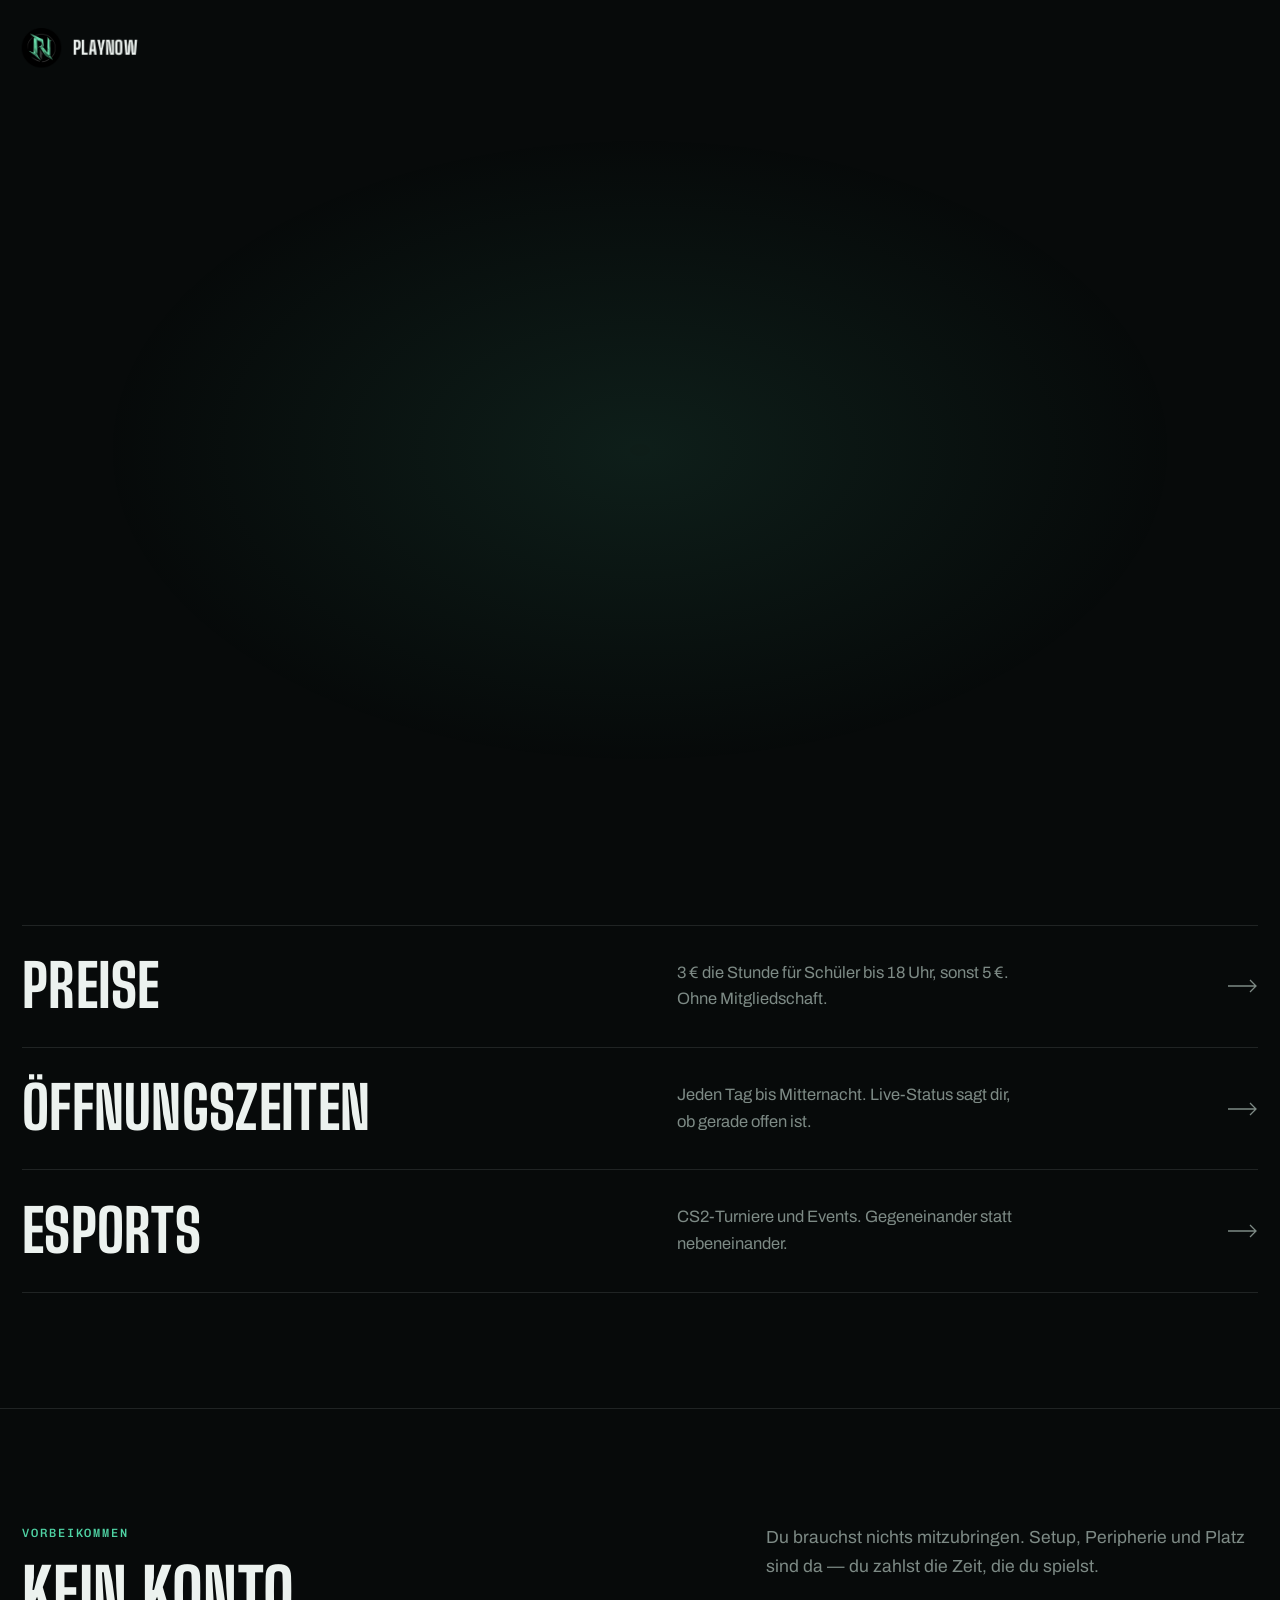
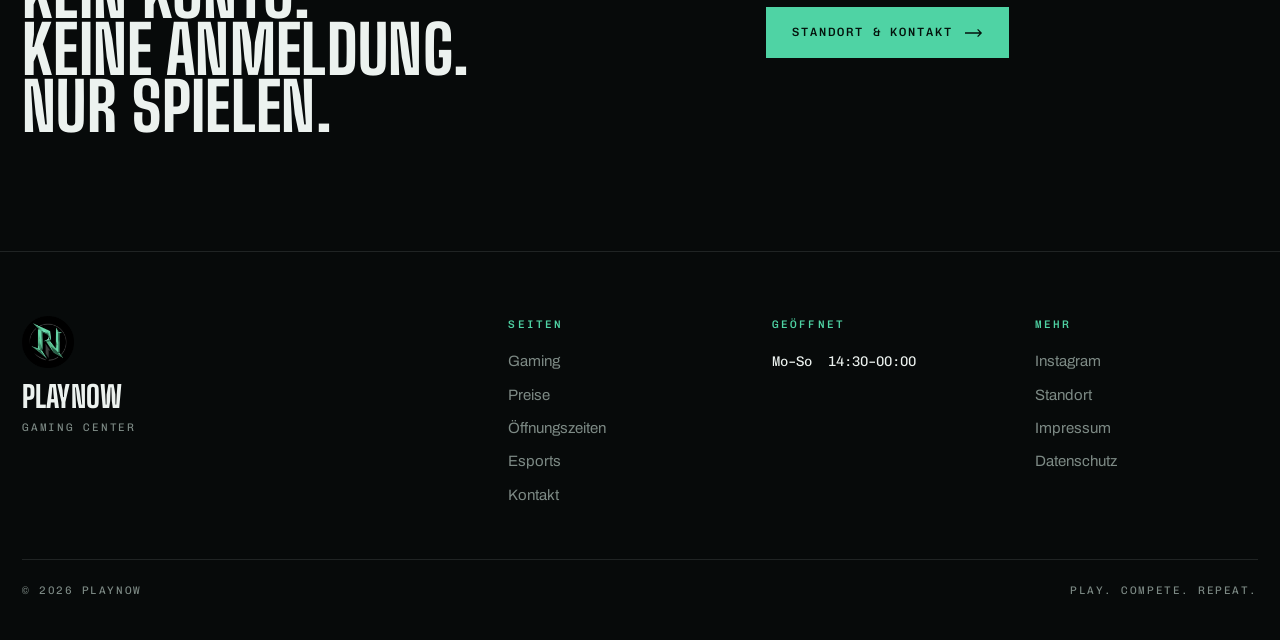
<file: index.html>
<!DOCTYPE html>
<html lang="de">
<head>
<meta charset="utf-8">
<meta name="viewport" content="width=device-width, initial-scale=1, viewport-fit=cover">
<title>PLAYNOW — Gaming Center</title>
<meta name="description" content="PLAYNOW Gaming Center: High-End Gaming PCs, Konsolen, CS2-Turniere. Schülerangebot 3 € pro Stunde bis 18 Uhr, täglich bis Mitternacht geöffnet.">
<meta name="theme-color" content="#070A0A">
<meta property="og:title" content="PLAYNOW — Gaming Center">
<meta property="og:description" content="PLAYNOW Gaming Center: High-End Gaming PCs, Konsolen, CS2-Turniere. Schülerangebot 3 € pro Stunde bis 18 Uhr, täglich bis Mitternacht geöffnet.">
<meta property="og:image" content="logo.png">
<meta property="og:type" content="website">
<link rel="icon" href="logo.webp">
<link rel="preconnect" href="https://fonts.googleapis.com">
<link rel="preconnect" href="https://fonts.gstatic.com" crossorigin>
<link href="https://fonts.googleapis.com/css2?family=Big+Shoulders+Display:wght@400;700;800&family=Chivo+Mono:wght@400;500&family=Archivo:wght@400;500&display=swap" rel="stylesheet">
<link rel="stylesheet" href="style.css">
</head>
<body>
  <div class="intro" id="intro">
    <div class="intro-grp">
      <img src="logo.webp" alt="" width="160" height="160">
      <span class="intro-word">PLAYNOW</span>
    </div>
  </div>

  <header class="nav" id="nav">
    <div class="wrap nav-in">
      <a class="brand intro-hide" id="brand" href="index.html" aria-label="PLAYNOW — Startseite">
        <img src="logo.webp" alt="" width="40" height="40">
        <span>PLAYNOW</span>
      </a>
      <nav class="nav-links">
        <a href="gaming.html">Gaming</a>
        <a href="preise.html">Preise</a>
        <a href="oeffnungszeiten.html">Öffnungszeiten</a>
        <a href="esports.html">Esports</a>
        <a href="kontakt.html">Kontakt</a>
      </nav>
      <div class="nav-right">
        <a class="cta" href="preise.html">Jetzt spielen <svg width="18" height="10" viewBox="0 0 20 10" fill="none" stroke="currentColor" stroke-width="1.4"><path d="M0 5h18M14 1l4 4-4 4"/></svg></a>
        <button class="burger" id="burger" aria-label="Menü" aria-expanded="false"><i></i></button>
      </div>
    </div>
  </header>

  <div class="sheet" id="sheet">
    <a class="m" href="gaming.html">Gaming<em>01</em></a>
    <a class="m" href="preise.html">Preise<em>02</em></a>
    <a class="m" href="oeffnungszeiten.html">Öffnungszeiten<em>03</em></a>
    <a class="m" href="esports.html">Esports<em>04</em></a>
    <a class="m" href="kontakt.html">Kontakt<em>05</em></a>
    <div class="sheet-foot">
      <a class="cta" href="preise.html">Jetzt spielen <svg width="18" height="10" viewBox="0 0 20 10" fill="none" stroke="currentColor" stroke-width="1.4"><path d="M0 5h18M14 1l4 4-4 4"/></svg></a>
      <a class="cta-line" href="https://www.instagram.com/playnow.at/" target="_blank" rel="noopener">Instagram</a>
    </div>
  </div>

<main>
  <section class="hero">
    <div class="wrap">
      <div class="hero-top">
        <div>
          <h1 class="d hero-word">PLAYNOW</h1>
          <div class="hero-sub">
            <span class="claim">Dein Gaming. <b>Dein Moment.</b></span>
          </div>
          <div class="hero-actions">
            <a class="cta" href="preise.html">Preise ansehen <svg width="18" height="10" viewBox="0 0 20 10" fill="none" stroke="currentColor" stroke-width="1.4"><path d="M0 5h18M14 1l4 4-4 4"/></svg></a>
            <a class="cta-line" href="oeffnungszeiten.html">Wann geöffnet ist <svg width="18" height="10" viewBox="0 0 20 10" fill="none" stroke="currentColor" stroke-width="1.4"><path d="M0 5h18M14 1l4 4-4 4"/></svg></a>
          </div>
        </div>
        <img class="hero-logo" src="logo.webp" alt="PLAYNOW Logo" width="210" height="210">
      </div>
    </div>

    <div class="wrap hero-bottom">
      <dl class="hero-foot">
        <div>
          <dt>Status</dt>
          <dd id="heroState"><span class="dot"></span>Status wird geladen</dd>
        </div>
        <div>
          <dt>Schüler bis 18 Uhr</dt>
          <dd><b>3 €</b> pro Stunde</dd>
        </div>
        <div>
          <dt>Instagram</dt>
          <dd><a href="https://www.instagram.com/playnow.at/" target="_blank" rel="noopener">@playnow.at</a></dd>
        </div>
      </dl>
    </div>
  </section>

  <section class="sec">
    <div class="wrap">
      <div class="rows" style="border-top:0">
        <a class="index-row rv" href="gaming.html">
          <span class="d t2">Gaming</span>
          <p>High-End PCs, Console Zone, Snacks und Drinks. Reinkommen, hinsetzen, spielen.</p>
          <svg class="arw" width="30" height="14" viewBox="0 0 30 14" fill="none" stroke="currentColor" stroke-width="1.3"><path d="M0 7h28M22 1l6 6-6 6"/></svg>
        </a>
        <a class="index-row rv" href="preise.html">
          <span class="d t2">Preise</span>
          <p>3 € die Stunde für Schüler bis 18 Uhr, sonst 5 €. Ohne Mitgliedschaft.</p>
          <svg class="arw" width="30" height="14" viewBox="0 0 30 14" fill="none" stroke="currentColor" stroke-width="1.3"><path d="M0 7h28M22 1l6 6-6 6"/></svg>
        </a>
        <a class="index-row rv" href="oeffnungszeiten.html">
          <span class="d t2">Öffnungszeiten</span>
          <p>Jeden Tag bis Mitternacht. Live-Status sagt dir, ob gerade offen ist.</p>
          <svg class="arw" width="30" height="14" viewBox="0 0 30 14" fill="none" stroke="currentColor" stroke-width="1.3"><path d="M0 7h28M22 1l6 6-6 6"/></svg>
        </a>
        <a class="index-row rv" href="esports.html">
          <span class="d t2">Esports</span>
          <p>CS2-Turniere und Events. Gegeneinander statt nebeneinander.</p>
          <svg class="arw" width="30" height="14" viewBox="0 0 30 14" fill="none" stroke="currentColor" stroke-width="1.3"><path d="M0 7h28M22 1l6 6-6 6"/></svg>
        </a>
      </div>
    </div>
  </section>

  <section class="sec hair-top">
    <div class="wrap statement">
      <div class="rv">
        <span class="mono label">Vorbeikommen</span>
        <h2 class="d d-m">Kein Konto.<br>Keine Anmeldung.<br>Nur spielen.</h2>
      </div>
      <div class="rv">
        <p>Du brauchst nichts mitzubringen. Setup, Peripherie und Platz sind da — du zahlst die Zeit, die du spielst.</p>
        <div class="hero-actions" style="margin-top:26px">
          <a class="cta" href="kontakt.html">Standort &amp; Kontakt <svg width="18" height="10" viewBox="0 0 20 10" fill="none" stroke="currentColor" stroke-width="1.4"><path d="M0 5h18M14 1l4 4-4 4"/></svg></a>
        </div>
      </div>
    </div>
  </section>
</main>

  <footer>
    <div class="wrap">
      <div class="f-grid">
        <div class="f-brand">
          <img src="logo.webp" alt="" width="52" height="52" loading="lazy">
          <div class="d">PLAYNOW</div>
          <p>Gaming Center</p>
        </div>
        <div>
          <h4>Seiten</h4>
          <ul>
            <li><a href="gaming.html">Gaming</a></li>
            <li><a href="preise.html">Preise</a></li>
            <li><a href="oeffnungszeiten.html">Öffnungszeiten</a></li>
            <li><a href="esports.html">Esports</a></li>
            <li><a href="kontakt.html">Kontakt</a></li>
          </ul>
        </div>
        <div>
          <h4>Geöffnet</h4>
          <ul>
            <li><span class="t">Mo–So &nbsp;14:30–00:00</span></li>
         </ul>
        </div>
        <div>
          <h4>Mehr</h4>
          <ul>
            <li><a href="https://www.instagram.com/playnow.at/" target="_blank" rel="noopener">Instagram</a></li>
            <li><a href="https://www.google.com/maps/search/?api=1&query=ADRESSE+HIER+EINTRAGEN" target="_blank" rel="noopener">Standort</a></li>
            <li><a href="impressum.html">Impressum</a></li>
            <li><a href="datenschutz.html">Datenschutz</a></li>
          </ul>
        </div>
      </div>
      <div class="f-end">
        <span>© <span id="year">2026</span> PLAYNOW</span>
        <span>Play. Compete. Repeat.</span>
      </div>
    </div>
  </footer>
<script src="app.js"></script>
</body>
</html>
</file>
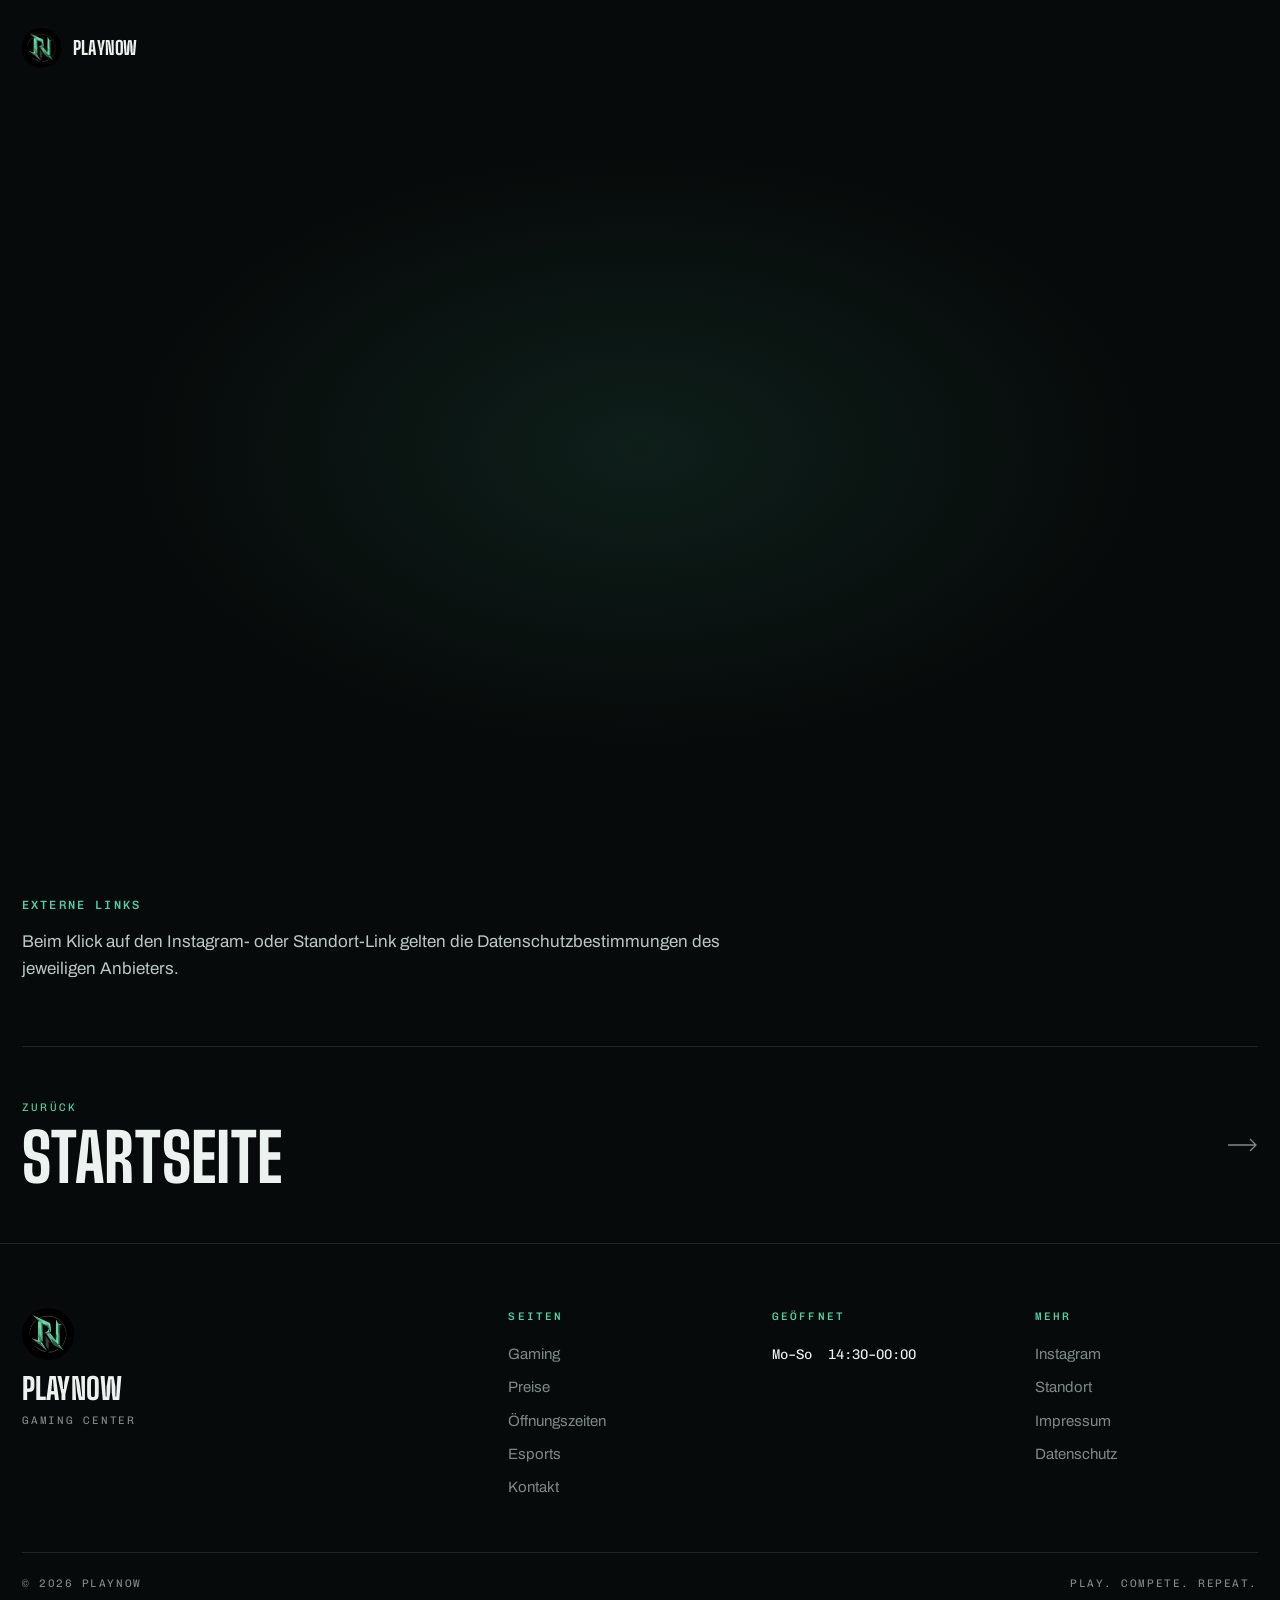
<file: datenschutz.html>
<!DOCTYPE html>
<html lang="de">
<head>
<meta charset="utf-8">
<meta name="viewport" content="width=device-width, initial-scale=1, viewport-fit=cover">
<title>Datenschutz — PLAYNOW</title>
<meta name="description" content="Datenschutz des PLAYNOW Gaming Center.">
<meta name="theme-color" content="#070A0A">
<meta property="og:title" content="Datenschutz — PLAYNOW">
<meta property="og:description" content="Datenschutz des PLAYNOW Gaming Center.">
<meta property="og:image" content="logo.png">
<meta property="og:type" content="website">
<link rel="icon" href="logo.webp">
<link rel="preconnect" href="https://fonts.googleapis.com">
<link rel="preconnect" href="https://fonts.gstatic.com" crossorigin>
<link href="https://fonts.googleapis.com/css2?family=Big+Shoulders+Display:wght@400;700;800&family=Chivo+Mono:wght@400;500&family=Archivo:wght@400;500&display=swap" rel="stylesheet">
<link rel="stylesheet" href="style.css">
</head>
<body>
  <div class="intro" id="intro">
    <div class="intro-grp">
      <img src="logo.webp" alt="" width="160" height="160">
      <span class="intro-word">PLAYNOW</span>
    </div>
  </div>

  <header class="nav" id="nav">
    <div class="wrap nav-in">
      <a class="brand intro-hide" id="brand" href="index.html" aria-label="PLAYNOW — Startseite">
        <img src="logo.webp" alt="" width="40" height="40">
        <span>PLAYNOW</span>
      </a>
      <nav class="nav-links">
        <a href="gaming.html">Gaming</a>
        <a href="preise.html">Preise</a>
        <a href="oeffnungszeiten.html">Öffnungszeiten</a>
        <a href="esports.html">Esports</a>
        <a href="kontakt.html">Kontakt</a>
      </nav>
      <div class="nav-right">
        <a class="cta" href="preise.html">Jetzt spielen <svg width="18" height="10" viewBox="0 0 20 10" fill="none" stroke="currentColor" stroke-width="1.4"><path d="M0 5h18M14 1l4 4-4 4"/></svg></a>
        <button class="burger" id="burger" aria-label="Menü" aria-expanded="false"><i></i></button>
      </div>
    </div>
  </header>

  <div class="sheet" id="sheet">
    <a class="m" href="gaming.html">Gaming<em>01</em></a>
    <a class="m" href="preise.html">Preise<em>02</em></a>
    <a class="m" href="oeffnungszeiten.html">Öffnungszeiten<em>03</em></a>
    <a class="m" href="esports.html">Esports<em>04</em></a>
    <a class="m" href="kontakt.html">Kontakt<em>05</em></a>
    <div class="sheet-foot">
      <a class="cta" href="preise.html">Jetzt spielen <svg width="18" height="10" viewBox="0 0 20 10" fill="none" stroke="currentColor" stroke-width="1.4"><path d="M0 5h18M14 1l4 4-4 4"/></svg></a>
      <a class="cta-line" href="https://www.instagram.com/playnow.at/" target="_blank" rel="noopener">Instagram</a>
    </div>
  </div>

<main>
  <section class="phead">
    <div class="wrap">
      <div class="crumb rv"><a href="index.html">PLAYNOW</a> — Datenschutz</div>
      <h1 class="d d-l rv">Datenschutz</h1>
      <div class="phead-line"></div>
    </div>
  </section>
  <section class="sec-tight">
    <div class="wrap legal rv">
      <h2>Verantwortlicher</h2>
      <p class="ph">Play Now / Khalid Salamova<br>Dietrichsteinpl. 7, 8010 Graz<br>E-Mail: info@playnow.at</p>
      <h2>Verarbeitete Daten</h2>
      <p>Diese Website ist statisch aufgebaut. Es werden keine Cookies gesetzt, keine Formulardaten erhoben und keine Analyse-Tools eingebunden. Gespeichert wird lediglich im Browser des Besuchers, ob die Startanimation in dieser Sitzung bereits gezeigt wurde.</p>
      <h2>Schriften</h2>
      <p>Für die Schriftdarstellung werden Google Fonts von externen Servern geladen. Dabei wird die IP-Adresse des Besuchers an Google übertragen. Wer das vermeiden möchte, bindet die Schriften lokal ein — siehe LIESMICH.txt.</p>
      <h2>Externe Links</h2>
      <p>Beim Klick auf den Instagram- oder Standort-Link gelten die Datenschutzbestimmungen des jeweiligen Anbieters.</p>
      
    </div>
  </section>
  <section class="wrap next">
    <a href="index.html">
      <span><span class="lbl">Zurück</span><span class="d d-m ttl">Startseite</span></span>
      <svg class="arw" width="30" height="14" viewBox="0 0 30 14" fill="none" stroke="currentColor" stroke-width="1.3"><path d="M0 7h28M22 1l6 6-6 6"/></svg>
    </a>
  </section>
</main>

  <footer>
    <div class="wrap">
      <div class="f-grid">
        <div class="f-brand">
          <img src="logo.webp" alt="" width="52" height="52" loading="lazy">
          <div class="d">PLAYNOW</div>
          <p>Gaming Center</p>
        </div>
        <div>
          <h4>Seiten</h4>
          <ul>
            <li><a href="gaming.html">Gaming</a></li>
            <li><a href="preise.html">Preise</a></li>
            <li><a href="oeffnungszeiten.html">Öffnungszeiten</a></li>
            <li><a href="esports.html">Esports</a></li>
            <li><a href="kontakt.html">Kontakt</a></li>
          </ul>
        </div>
        <div>
          <h4>Geöffnet</h4>
          <ul>
            <li><span class="t">Mo–So &nbsp;14:30–00:00 </span></li>
          </ul>
        </div>
        <div>
          <h4>Mehr</h4>
          <ul>
            <li><a href="https://www.instagram.com/playnow.at/" target="_blank" rel="noopener">Instagram</a></li>
            <li><a href="https://www.google.com/maps/search/?api=1&query=ADRESSE+HIER+EINTRAGEN" target="_blank" rel="noopener">Standort</a></li>
            <li><a href="impressum.html">Impressum</a></li>
            <li><a href="datenschutz.html">Datenschutz</a></li>
          </ul>
        </div>
      </div>
      <div class="f-end">
        <span>© <span id="year">2026</span> PLAYNOW</span>
        <span>Play. Compete. Repeat.</span>
      </div>
    </div>
  </footer>
<script src="app.js"></script>
</body>
</html>
</file>
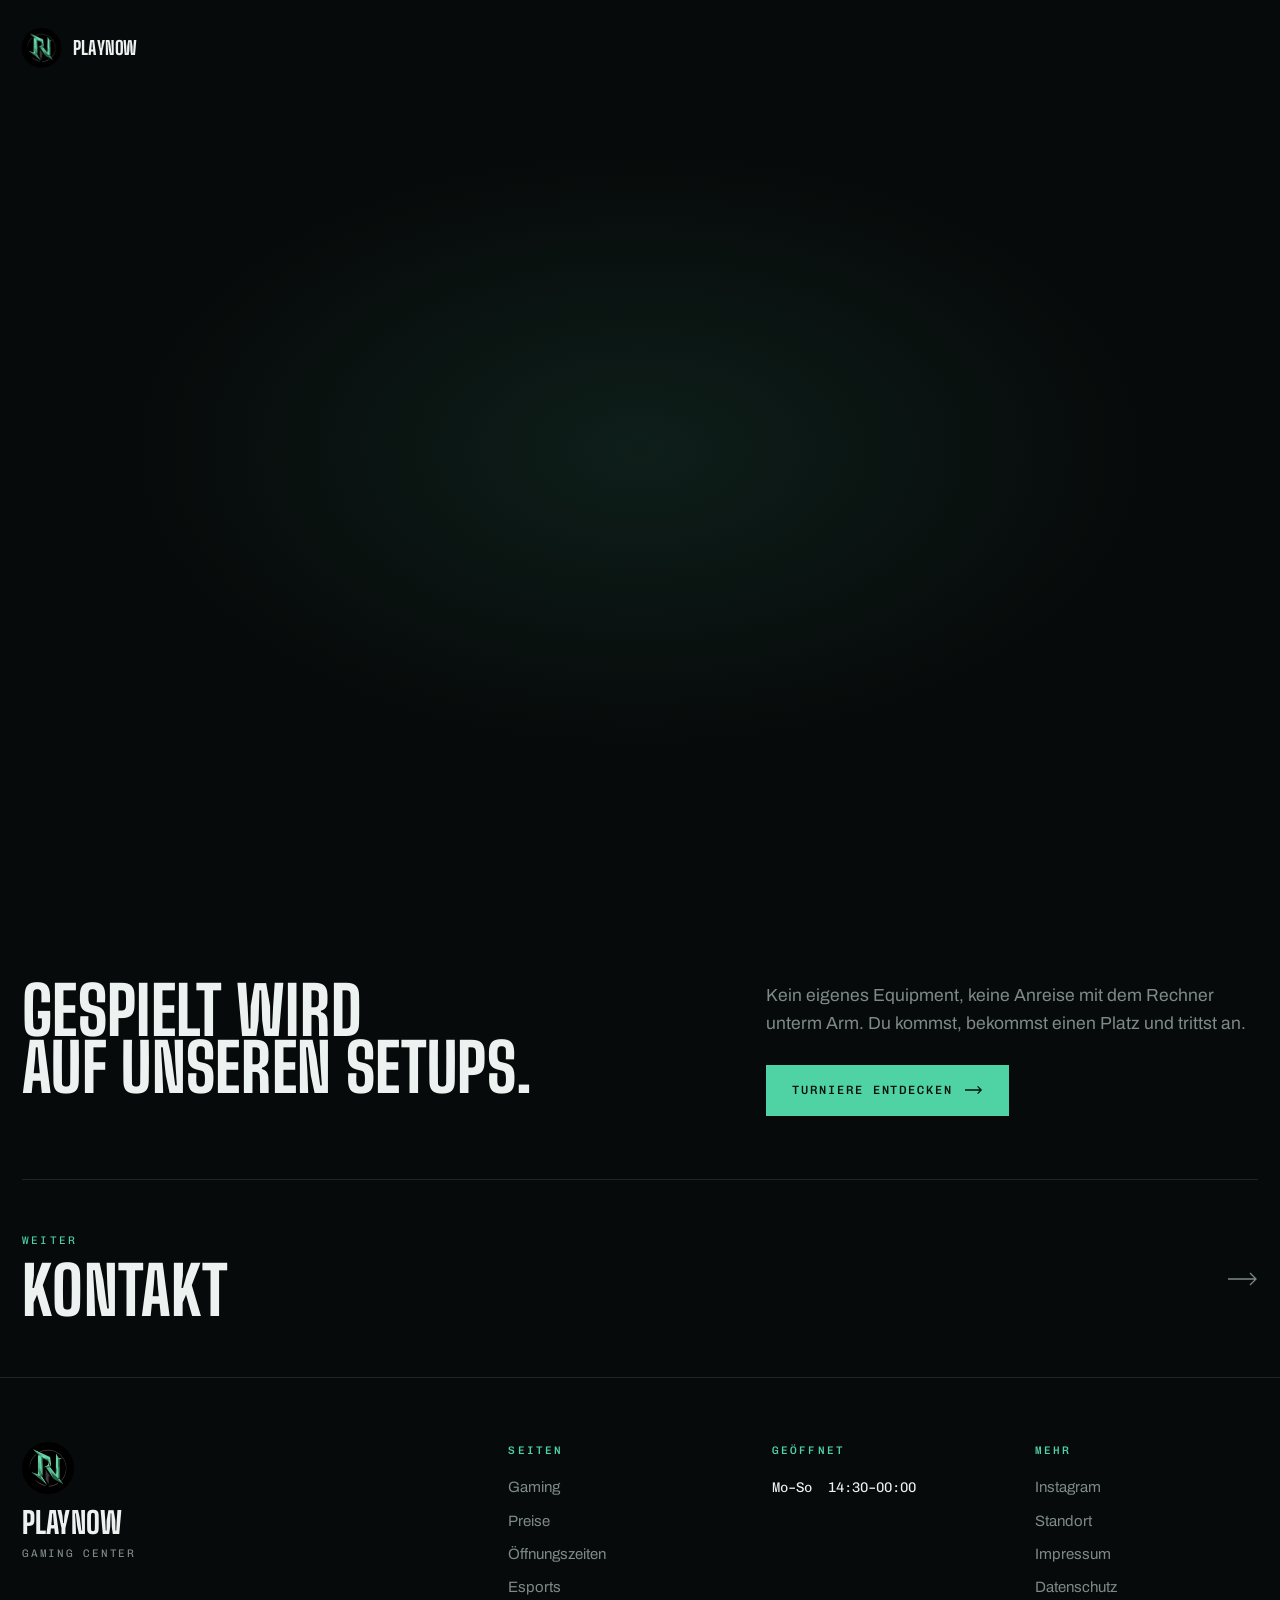
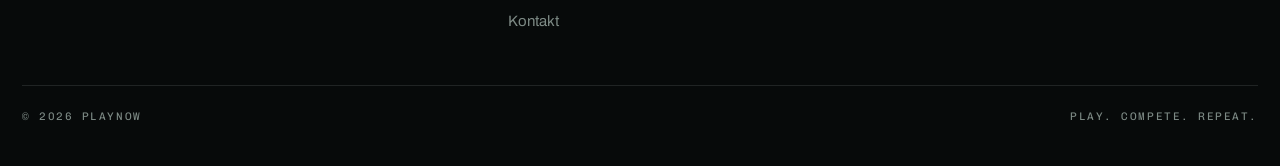
<file: esports.html>
<!DOCTYPE html>
<html lang="de">
<head>
<meta charset="utf-8">
<meta name="viewport" content="width=device-width, initial-scale=1, viewport-fit=cover">
<title>Esports &amp; CS2-Turniere — PLAYNOW</title>
<meta name="description" content="CS2-Turniere und Gaming-Events im PLAYNOW Gaming Center.">
<meta name="theme-color" content="#070A0A">
<meta property="og:title" content="Esports &amp; CS2-Turniere — PLAYNOW">
<meta property="og:description" content="CS2-Turniere und Gaming-Events im PLAYNOW Gaming Center.">
<meta property="og:image" content="logo.png">
<meta property="og:type" content="website">
<link rel="icon" href="logo.webp">
<link rel="preconnect" href="https://fonts.googleapis.com">
<link rel="preconnect" href="https://fonts.gstatic.com" crossorigin>
<link href="https://fonts.googleapis.com/css2?family=Big+Shoulders+Display:wght@400;700;800&family=Chivo+Mono:wght@400;500&family=Archivo:wght@400;500&display=swap" rel="stylesheet">
<link rel="stylesheet" href="style.css">
</head>
<body>
  <div class="intro" id="intro">
    <div class="intro-grp">
      <img src="logo.webp" alt="" width="160" height="160">
      <span class="intro-word">PLAYNOW</span>
    </div>
  </div>

  <header class="nav" id="nav">
    <div class="wrap nav-in">
      <a class="brand intro-hide" id="brand" href="index.html" aria-label="PLAYNOW — Startseite">
        <img src="logo.webp" alt="" width="40" height="40">
        <span>PLAYNOW</span>
      </a>
      <nav class="nav-links">
        <a href="gaming.html">Gaming</a>
        <a href="preise.html">Preise</a>
        <a href="oeffnungszeiten.html">Öffnungszeiten</a>
        <a href="esports.html" class="on">Esports</a>
        <a href="kontakt.html">Kontakt</a>
      </nav>
      <div class="nav-right">
        <a class="cta" href="preise.html">Jetzt spielen <svg width="18" height="10" viewBox="0 0 20 10" fill="none" stroke="currentColor" stroke-width="1.4"><path d="M0 5h18M14 1l4 4-4 4"/></svg></a>
        <button class="burger" id="burger" aria-label="Menü" aria-expanded="false"><i></i></button>
      </div>
    </div>
  </header>

  <div class="sheet" id="sheet">
    <a class="m" href="gaming.html">Gaming<em>01</em></a>
    <a class="m" href="preise.html">Preise<em>02</em></a>
    <a class="m" href="oeffnungszeiten.html">Öffnungszeiten<em>03</em></a>
    <a class="m on" href="esports.html">Esports<em>04</em></a>
    <a class="m" href="kontakt.html">Kontakt<em>05</em></a>
    <div class="sheet-foot">
      <a class="cta" href="preise.html">Jetzt spielen <svg width="18" height="10" viewBox="0 0 20 10" fill="none" stroke="currentColor" stroke-width="1.4"><path d="M0 5h18M14 1l4 4-4 4"/></svg></a>
      <a class="cta-line" href="https://www.instagram.com/playnow.at/" target="_blank" rel="noopener">Instagram</a>
    </div>
  </div>

<main>
  <section class="phead">
    <div class="wrap">
      <div class="crumb rv"><a href="index.html">PLAYNOW</a> — Esports</div>
      <h1 class="d d-l rv">Ready. Aim.<br>Play.</h1>
      <p class="lead rv">Zeig, was du kannst. CS2-Turniere und Events direkt bei uns im Center.</p>
      <div class="phead-line"></div>
    </div>
  </section>
  <section class="sec-tight">
    <div class="wrap">
      <div class="rows rv">
        <div class="row"><span class="k">Spiel</span><span class="v">Counter-Strike 2</span><span class="t">CS2</span></div>
        <div class="row"><span class="k">Teilnahme</span><span class="v">Offen für alle — vom Newcomer bis zum Stammspieler</span><span class="t"></span></div>
        <!-- PLATZHALTER: Feste Turniertermine hier eintragen, sobald geplant. -->
        <div class="row"><span class="k">Termine</span><span class="v">Werden auf Instagram angekündigt</span><span class="t">@playnow.at</span></div>
      </div>

      <div class="statement rv" style="margin-top:var(--sp)">
        <h2 class="d d-m">Gespielt wird<br>auf unseren Setups.</h2>
        <div>
          <p>Kein eigenes Equipment, keine Anreise mit dem Rechner unterm Arm. Du kommst, bekommst einen Platz und trittst an.</p>
          <div class="hero-actions" style="margin-top:26px">
            <a class="cta" href="https://www.instagram.com/playnow.at/" target="_blank" rel="noopener">Turniere entdecken <svg width="18" height="10" viewBox="0 0 20 10" fill="none" stroke="currentColor" stroke-width="1.4"><path d="M0 5h18M14 1l4 4-4 4"/></svg></a>
          </div>
        </div>
      </div>
    </div>
  </section>
  <section class="wrap next">
    <a href="kontakt.html">
      <span><span class="lbl">Weiter</span><span class="d d-m ttl">Kontakt</span></span>
      <svg class="arw" width="30" height="14" viewBox="0 0 30 14" fill="none" stroke="currentColor" stroke-width="1.3"><path d="M0 7h28M22 1l6 6-6 6"/></svg>
    </a>
  </section>
</main>

  <footer>
    <div class="wrap">
      <div class="f-grid">
        <div class="f-brand">
          <img src="logo.webp" alt="" width="52" height="52" loading="lazy">
          <div class="d">PLAYNOW</div>
          <p>Gaming Center</p>
        </div>
        <div>
          <h4>Seiten</h4>
          <ul>
            <li><a href="gaming.html">Gaming</a></li>
            <li><a href="preise.html">Preise</a></li>
            <li><a href="oeffnungszeiten.html">Öffnungszeiten</a></li>
            <li><a href="esports.html">Esports</a></li>
            <li><a href="kontakt.html">Kontakt</a></li>
          </ul>
        </div>
        <div>
          <h4>Geöffnet</h4>
          <ul>
            <li><span class="t">Mo–So &nbsp;14:30–00:00</span></li>
        </ul>
        </div>
        <div>
          <h4>Mehr</h4>
          <ul>
            <li><a href="https://www.instagram.com/playnow.at/" target="_blank" rel="noopener">Instagram</a></li>
            <li><a href="https://www.google.com/maps/search/?api=1&query=ADRESSE+HIER+EINTRAGEN" target="_blank" rel="noopener">Standort</a></li>
            <li><a href="impressum.html">Impressum</a></li>
            <li><a href="datenschutz.html">Datenschutz</a></li>
          </ul>
        </div>
      </div>
      <div class="f-end">
        <span>© <span id="year">2026</span> PLAYNOW</span>
        <span>Play. Compete. Repeat.</span>
      </div>
    </div>
  </footer>
<script src="app.js"></script>
</body>
</html>
</file>
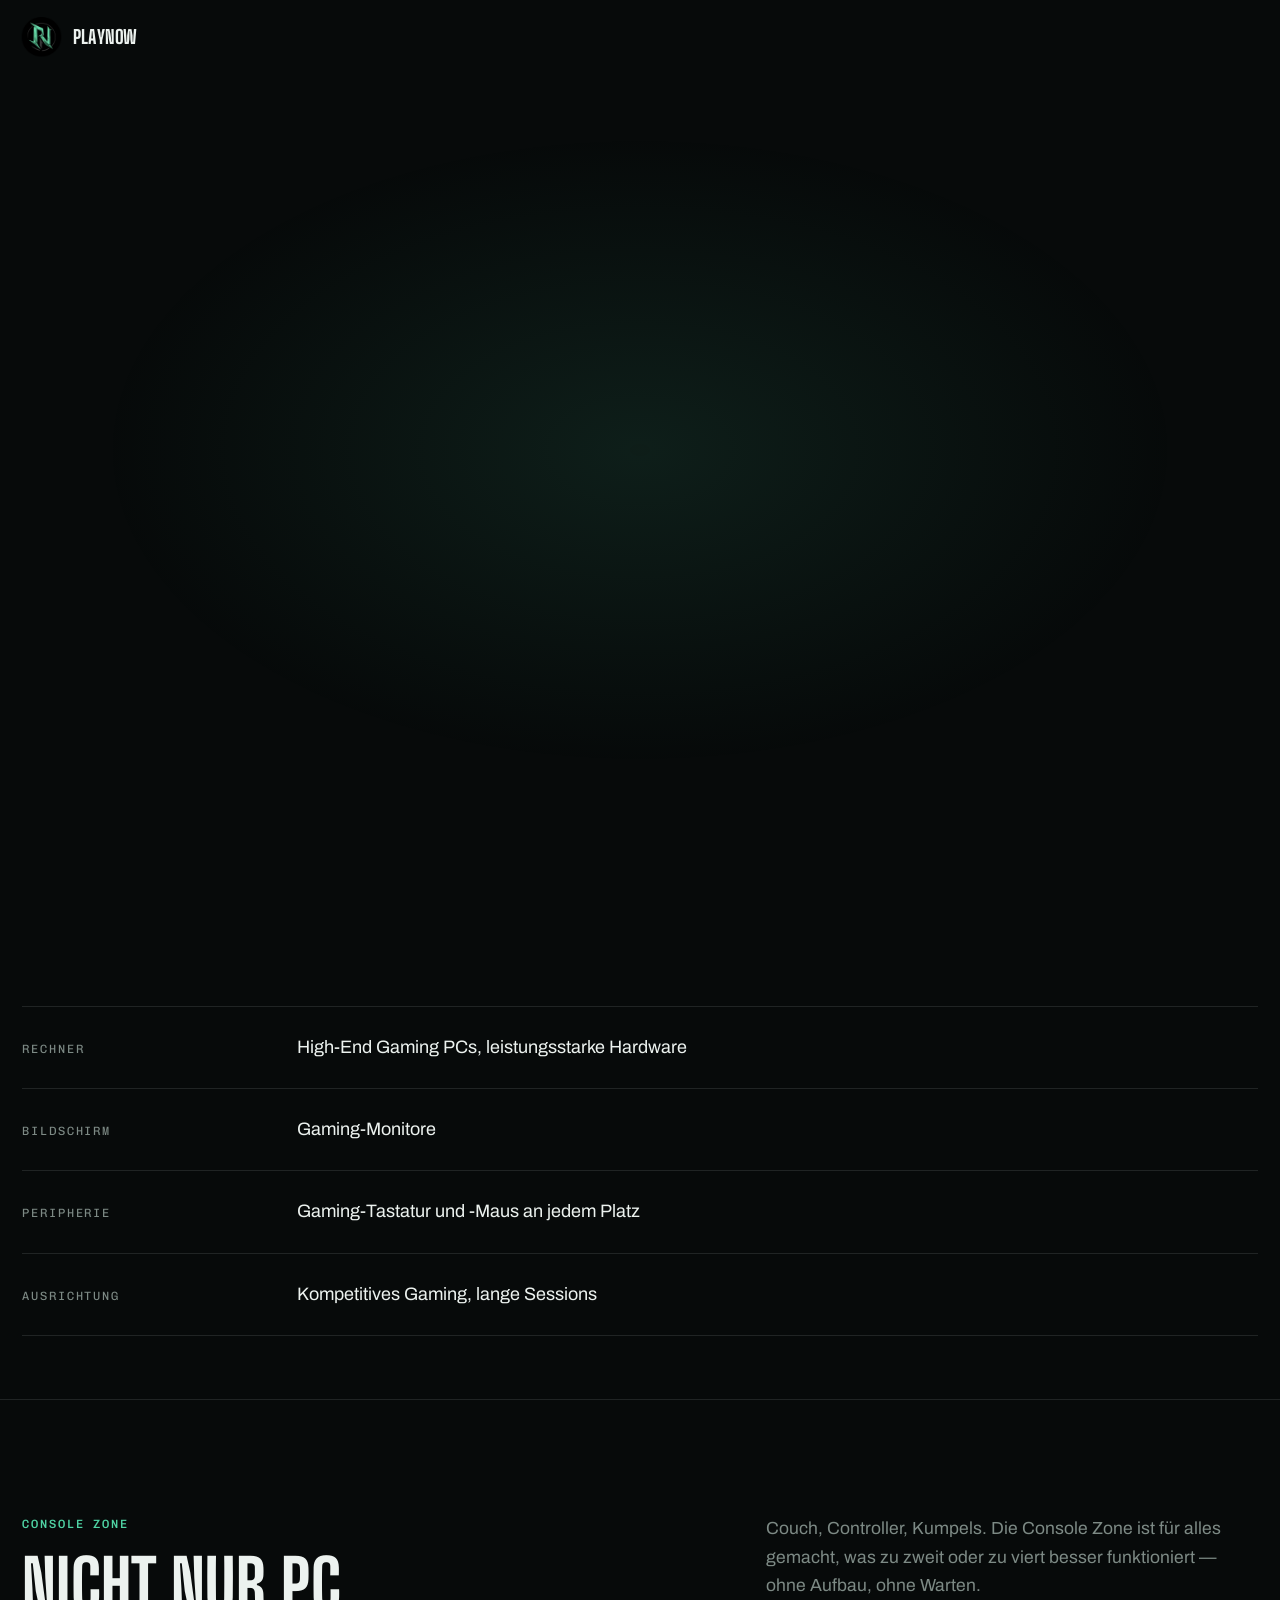
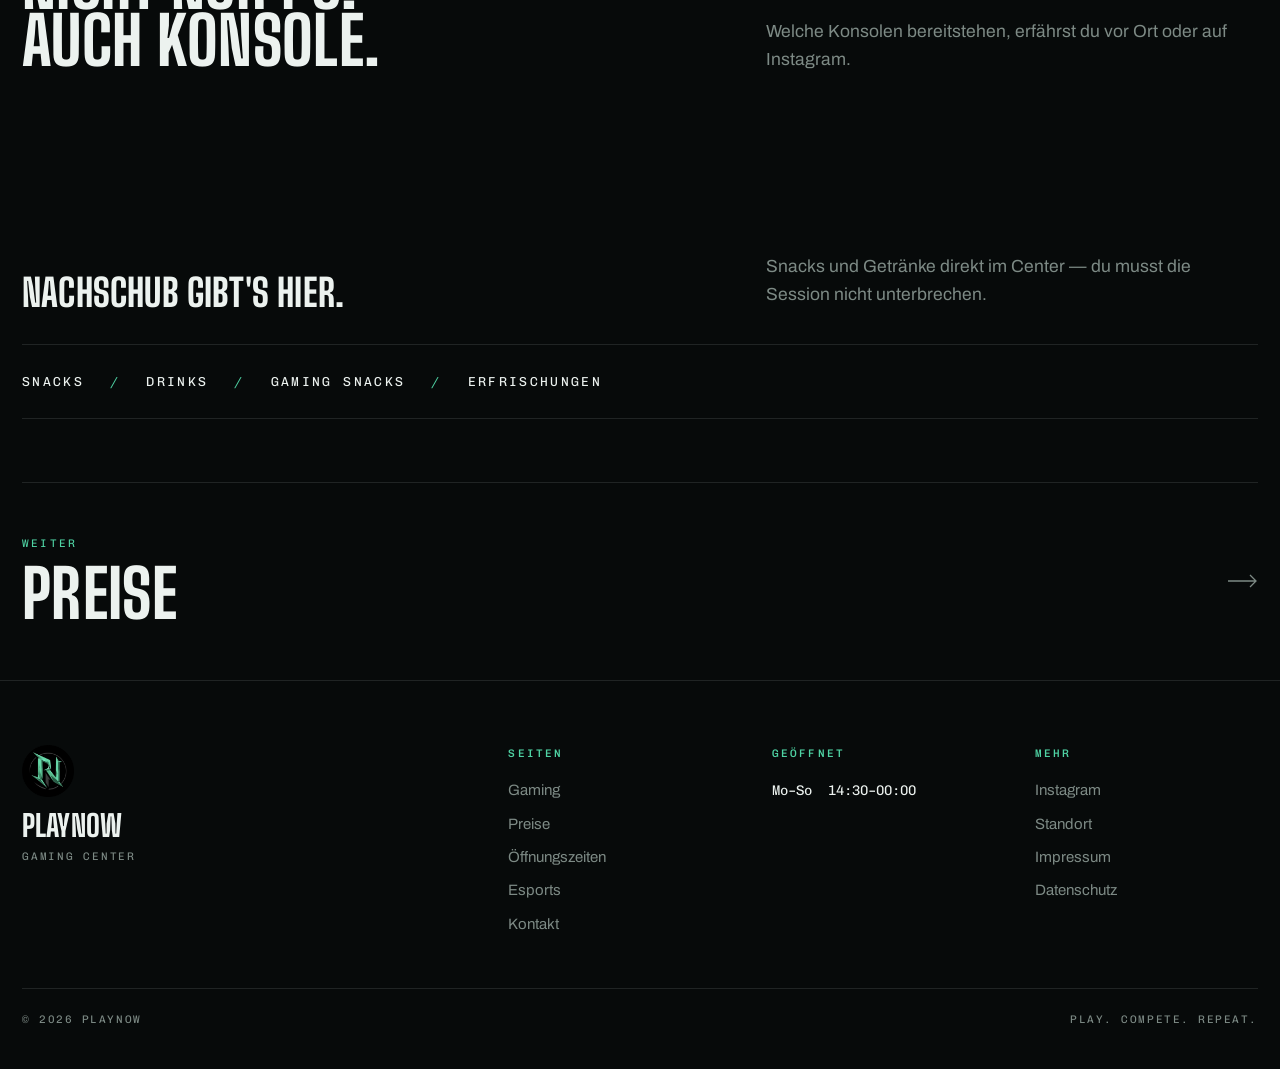
<file: gaming.html>
<!DOCTYPE html>
<html lang="de">
<head>
<meta charset="utf-8">
<meta name="viewport" content="width=device-width, initial-scale=1, viewport-fit=cover">
<title>Gaming &amp; Konsolen — PLAYNOW</title>
<meta name="description" content="High-End Gaming PCs, Console Zone sowie Snacks und Drinks im PLAYNOW Gaming Center.">
<meta name="theme-color" content="#070A0A">
<meta property="og:title" content="Gaming &amp; Konsolen — PLAYNOW">
<meta property="og:description" content="High-End Gaming PCs, Console Zone sowie Snacks und Drinks im PLAYNOW Gaming Center.">
<meta property="og:image" content="logo.png">
<meta property="og:type" content="website">
<link rel="icon" href="logo.webp">
<link rel="preconnect" href="https://fonts.googleapis.com">
<link rel="preconnect" href="https://fonts.gstatic.com" crossorigin>
<link href="https://fonts.googleapis.com/css2?family=Big+Shoulders+Display:wght@400;700;800&family=Chivo+Mono:wght@400;500&family=Archivo:wght@400;500&display=swap" rel="stylesheet">
<link rel="stylesheet" href="style.css">
</head>
<body>
  <div class="intro" id="intro">
    <div class="intro-grp">
      <img src="logo.webp" alt="" width="160" height="160">
      <span class="intro-word">PLAYNOW</span>
    </div>
  </div>

  <header class="nav" id="nav">
    <div class="wrap nav-in">
      <a class="brand intro-hide" id="brand" href="index.html" aria-label="PLAYNOW — Startseite">
        <img src="logo.webp" alt="" width="40" height="40">
        <span>PLAYNOW</span>
      </a>
      <nav class="nav-links">
        <a href="gaming.html" class="on">Gaming</a>
        <a href="preise.html">Preise</a>
        <a href="oeffnungszeiten.html">Öffnungszeiten</a>
        <a href="esports.html">Esports</a>
        <a href="kontakt.html">Kontakt</a>
      </nav>
      <div class="nav-right">
        <a class="cta" href="preise.html">Jetzt spielen <svg width="18" height="10" viewBox="0 0 20 10" fill="none" stroke="currentColor" stroke-width="1.4"><path d="M0 5h18M14 1l4 4-4 4"/></svg></a>
        <button class="burger" id="burger" aria-label="Menü" aria-expanded="false"><i></i></button>
      </div>
    </div>
  </header>

  <div class="sheet" id="sheet">
    <a class="m on" href="gaming.html">Gaming<em>01</em></a>
    <a class="m" href="preise.html">Preise<em>02</em></a>
    <a class="m" href="oeffnungszeiten.html">Öffnungszeiten<em>03</em></a>
    <a class="m" href="esports.html">Esports<em>04</em></a>
    <a class="m" href="kontakt.html">Kontakt<em>05</em></a>
    <div class="sheet-foot">
      <a class="cta" href="preise.html">Jetzt spielen <svg width="18" height="10" viewBox="0 0 20 10" fill="none" stroke="currentColor" stroke-width="1.4"><path d="M0 5h18M14 1l4 4-4 4"/></svg></a>
      <a class="cta-line" href="https://www.instagram.com/playnow.at/" target="_blank" rel="noopener">Instagram</a>
    </div>
  </div>

<main>
  <section class="phead">
    <div class="wrap">
      <div class="crumb rv"><a href="index.html">PLAYNOW</a> — Gaming</div>
      <h1 class="d d-l rv">Gaming &amp;<br>Konsolen</h1>
      <p class="lead rv">Maximale Leistung. Minimale Wartezeit. Dein Setup wartet.</p>
      <div class="phead-line"></div>
    </div>
  </section>
  <section class="sec-tight">
    <div class="wrap statement">
      <div class="rv">
        <span class="mono label">Am Rechner</span>
        <h2 class="d d-m">High-End<br>Gaming PCs</h2>
        <p style="margin-top:22px;max-width:34ch">Gebaut für Sessions, die länger dauern: schnelle Hardware, Gaming-Monitore und Peripherie, an der nichts hakt.</p>
      </div>
      <div class="rig rv" aria-hidden="true">
        <div class="rig-mon">
          <div class="rig-screen" id="eq"></div>
          <div class="rig-stand"></div>
          <div class="rig-foot"></div>
        </div>
        <div class="rig-case">
          <span class="lightbar"></span>
          <div class="rig-fans"><i></i><i></i><i></i></div>
        </div>
        <span class="rig-base"></span>
      </div>
    </div>

    <div class="wrap" style="margin-top:var(--sp)">
      <div class="rows rv">
        <!-- PLATZHALTER: Sobald die Specs feststehen (GPU, CPU, Hz), hier eintragen. -->
        <div class="row"><span class="k">Rechner</span><span class="v">High-End Gaming PCs, leistungsstarke Hardware</span><span class="t"></span></div>
        <div class="row"><span class="k">Bildschirm</span><span class="v">Gaming-Monitore</span><span class="t"></span></div>
        <div class="row"><span class="k">Peripherie</span><span class="v">Gaming-Tastatur und -Maus an jedem Platz</span><span class="t"></span></div>
        <div class="row"><span class="k">Ausrichtung</span><span class="v">Kompetitives Gaming, lange Sessions</span><span class="t"></span></div>
      </div>
    </div>
  </section>

  <section class="sec hair-top">
    <div class="wrap statement">
      <div class="rv">
        <span class="mono label">Console Zone</span>
        <h2 class="d d-m">Nicht nur PC.<br>Auch Konsole.</h2>
      </div>
      <div class="rv">
        <p>Couch, Controller, Kumpels. Die Console Zone ist für alles gemacht, was zu zweit oder zu viert besser funktioniert — ohne Aufbau, ohne Warten.</p>
        <p class="muted">Welche Konsolen bereitstehen, erfährst du vor Ort oder auf Instagram.</p>
        <!-- PLATZHALTER: Konkrete Konsolenmodelle erst eintragen, wenn bestätigt. -->
      </div>
    </div>
  </section>

  <section class="sec-tight" id="snacks">
    <div class="wrap">
      <div class="statement rv" style="align-items:end">
        <h2 class="d d-s">Nachschub gibt's hier.</h2>
        <p class="muted">Snacks und Getränke direkt im Center — du musst die Session nicht unterbrechen.</p>
      </div>
      <div class="strip rv" style="margin-top:34px">
        <span>Snacks</span><span>Drinks</span><span>Gaming Snacks</span><span>Erfrischungen</span>
      </div>
      <!-- PLATZHALTER: Konkretes Sortiment und Preise ergänzen, sobald es feststeht. -->
    </div>
  </section>
  <section class="wrap next">
    <a href="preise.html">
      <span><span class="lbl">Weiter</span><span class="d d-m ttl">Preise</span></span>
      <svg class="arw" width="30" height="14" viewBox="0 0 30 14" fill="none" stroke="currentColor" stroke-width="1.3"><path d="M0 7h28M22 1l6 6-6 6"/></svg>
    </a>
  </section>
</main>

  <footer>
    <div class="wrap">
      <div class="f-grid">
        <div class="f-brand">
          <img src="logo.webp" alt="" width="52" height="52" loading="lazy">
          <div class="d">PLAYNOW</div>
          <p>Gaming Center</p>
        </div>
        <div>
          <h4>Seiten</h4>
          <ul>
            <li><a href="gaming.html">Gaming</a></li>
            <li><a href="preise.html">Preise</a></li>
            <li><a href="oeffnungszeiten.html">Öffnungszeiten</a></li>
            <li><a href="esports.html">Esports</a></li>
            <li><a href="kontakt.html">Kontakt</a></li>
          </ul>
        </div>
        <div>
          <h4>Geöffnet</h4>
          <ul>
            <li><span class="t">Mo–So &nbsp;14:30–00:00</span></li>
          </ul>
        </div>
        <div>
          <h4>Mehr</h4>
          <ul>
            <li><a href="https://www.instagram.com/playnow.at/" target="_blank" rel="noopener">Instagram</a></li>
            <li><a href="https://www.google.com/maps/search/?api=1&query=ADRESSE+HIER+EINTRAGEN" target="_blank" rel="noopener">Standort</a></li>
            <li><a href="impressum.html">Impressum</a></li>
            <li><a href="datenschutz.html">Datenschutz</a></li>
          </ul>
        </div>
      </div>
      <div class="f-end">
        <span>© <span id="year">2026</span> PLAYNOW</span>
        <span>Play. Compete. Repeat.</span>
      </div>
    </div>
  </footer>
<script src="app.js"></script>
</body>
</html>
</file>
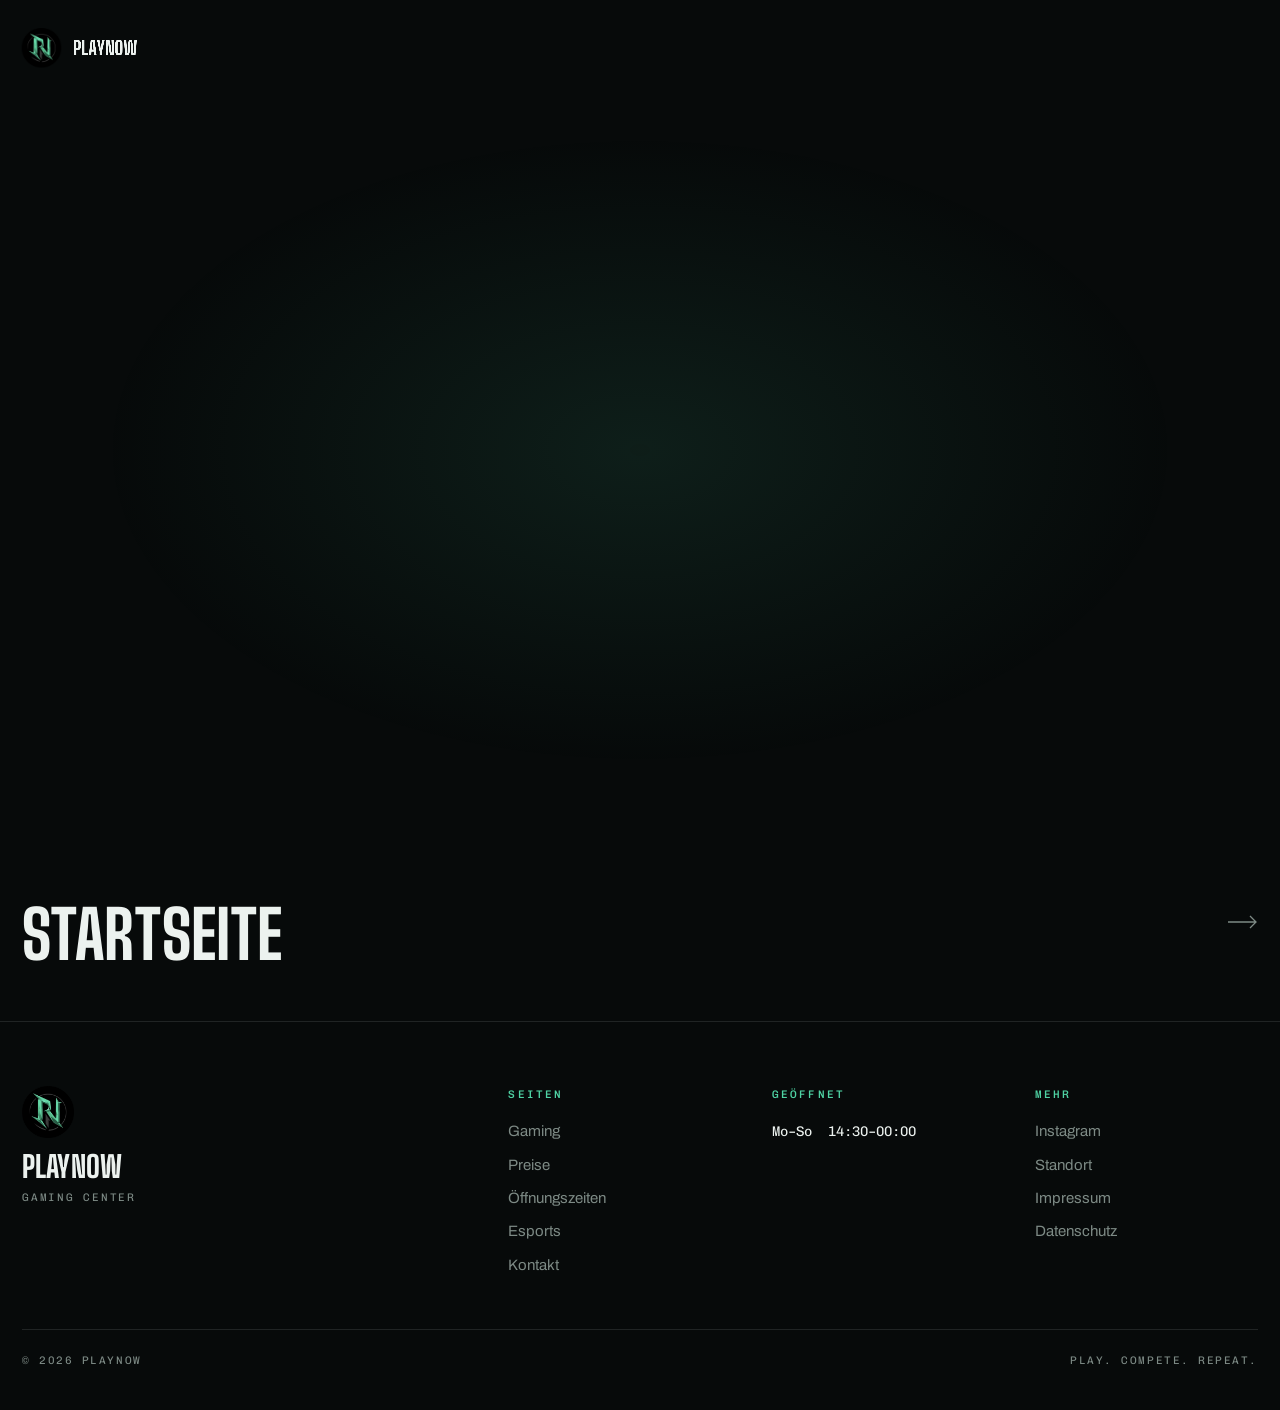
<file: impressum.html>
<!DOCTYPE html>
<html lang="de">
<head>
<meta charset="utf-8">
<meta name="viewport" content="width=device-width, initial-scale=1, viewport-fit=cover">
<title>Impressum — PLAYNOW</title>
<meta name="description" content="Impressum des PLAYNOW Gaming Center.">
<meta name="theme-color" content="#070A0A">
<meta property="og:title" content="Impressum — PLAYNOW">
<meta property="og:description" content="Impressum des PLAYNOW Gaming Center.">
<meta property="og:image" content="logo.png">
<meta property="og:type" content="website">
<link rel="icon" href="logo.webp">
<link rel="preconnect" href="https://fonts.googleapis.com">
<link rel="preconnect" href="https://fonts.gstatic.com" crossorigin>
<link href="https://fonts.googleapis.com/css2?family=Big+Shoulders+Display:wght@400;700;800&family=Chivo+Mono:wght@400;500&family=Archivo:wght@400;500&display=swap" rel="stylesheet">
<link rel="stylesheet" href="style.css">
</head>
<body>
  <div class="intro" id="intro">
    <div class="intro-grp">
      <img src="logo.webp" alt="" width="160" height="160">
      <span class="intro-word">PLAYNOW</span>
    </div>
  </div>

  <header class="nav" id="nav">
    <div class="wrap nav-in">
      <a class="brand intro-hide" id="brand" href="index.html" aria-label="PLAYNOW — Startseite">
        <img src="logo.webp" alt="" width="40" height="40">
        <span>PLAYNOW</span>
      </a>
      <nav class="nav-links">
        <a href="gaming.html">Gaming</a>
        <a href="preise.html">Preise</a>
        <a href="oeffnungszeiten.html">Öffnungszeiten</a>
        <a href="esports.html">Esports</a>
        <a href="kontakt.html">Kontakt</a>
      </nav>
      <div class="nav-right">
        <a class="cta" href="preise.html">Jetzt spielen <svg width="18" height="10" viewBox="0 0 20 10" fill="none" stroke="currentColor" stroke-width="1.4"><path d="M0 5h18M14 1l4 4-4 4"/></svg></a>
        <button class="burger" id="burger" aria-label="Menü" aria-expanded="false"><i></i></button>
      </div>
    </div>
  </header>

  <div class="sheet" id="sheet">
    <a class="m" href="gaming.html">Gaming<em>01</em></a>
    <a class="m" href="preise.html">Preise<em>02</em></a>
    <a class="m" href="oeffnungszeiten.html">Öffnungszeiten<em>03</em></a>
    <a class="m" href="esports.html">Esports<em>04</em></a>
    <a class="m" href="kontakt.html">Kontakt<em>05</em></a>
    <div class="sheet-foot">
      <a class="cta" href="preise.html">Jetzt spielen <svg width="18" height="10" viewBox="0 0 20 10" fill="none" stroke="currentColor" stroke-width="1.4"><path d="M0 5h18M14 1l4 4-4 4"/></svg></a>
      <a class="cta-line" href="https://www.instagram.com/playnow.at/" target="_blank" rel="noopener">Instagram</a>
    </div>
  </div>

<main>
  <section class="phead">
    <div class="wrap">
      <div class="crumb rv"><a href="index.html">PLAYNOW</a> — Impressum</div>
      <h1 class="d d-l rv">Impressum</h1>
      <div class="phead-line"></div>
    </div>
  </section>
  <section class="sec-tight">
    <div class="wrap legal rv">
      <h2>Medieninhaber und Betreiber</h2>
      <p class="ph">Play Now / Khalid Salamova<br>Dietrichsteinpl. 7<br>8010, Graz</p>
      <h2>Kontakt</h2>
      <p class="ph">Telefon: +43/677 63812590<br>E-Mail: info@playnow.at</p>
      <h2>Unternehmensdaten</h2>
      <p class="ph">UID-Nummer: ATU83345603</p>
  </section>
  <section class="wrap next">
    <a href="index.html">
      <span><span class="lbl">Zurück</span><span class="d d-m ttl">Startseite</span></span>
      <svg class="arw" width="30" height="14" viewBox="0 0 30 14" fill="none" stroke="currentColor" stroke-width="1.3"><path d="M0 7h28M22 1l6 6-6 6"/></svg>
    </a>
  </section>
</main>

  <footer>
    <div class="wrap">
      <div class="f-grid">
        <div class="f-brand">
          <img src="logo.webp" alt="" width="52" height="52" loading="lazy">
          <div class="d">PLAYNOW</div>
          <p>Gaming Center</p>
        </div>
        <div>
          <h4>Seiten</h4>
          <ul>
            <li><a href="gaming.html">Gaming</a></li>
            <li><a href="preise.html">Preise</a></li>
            <li><a href="oeffnungszeiten.html">Öffnungszeiten</a></li>
            <li><a href="esports.html">Esports</a></li>
            <li><a href="kontakt.html">Kontakt</a></li>
          </ul>
        </div>
        <div>
          <h4>Geöffnet</h4>
          <ul>
            <li><span class="t">Mo–So &nbsp;14:30–00:00</span></li>
          </ul>
        </div>
        <div>
          <h4>Mehr</h4>
          <ul>
            <li><a href="https://www.instagram.com/playnow.at/" target="_blank" rel="noopener">Instagram</a></li>
            <li><a href="https://www.google.com/maps/search/?api=1&query=ADRESSE+HIER+EINTRAGEN" target="_blank" rel="noopener">Standort</a></li>
            <li><a href="impressum.html">Impressum</a></li>
            <li><a href="datenschutz.html">Datenschutz</a></li>
          </ul>
        </div>
      </div>
      <div class="f-end">
        <span>© <span id="year">2026</span> PLAYNOW</span>
        <span>Play. Compete. Repeat.</span>
      </div>
    </div>
  </footer>
<script src="app.js"></script>
</body>
</html>
</file>
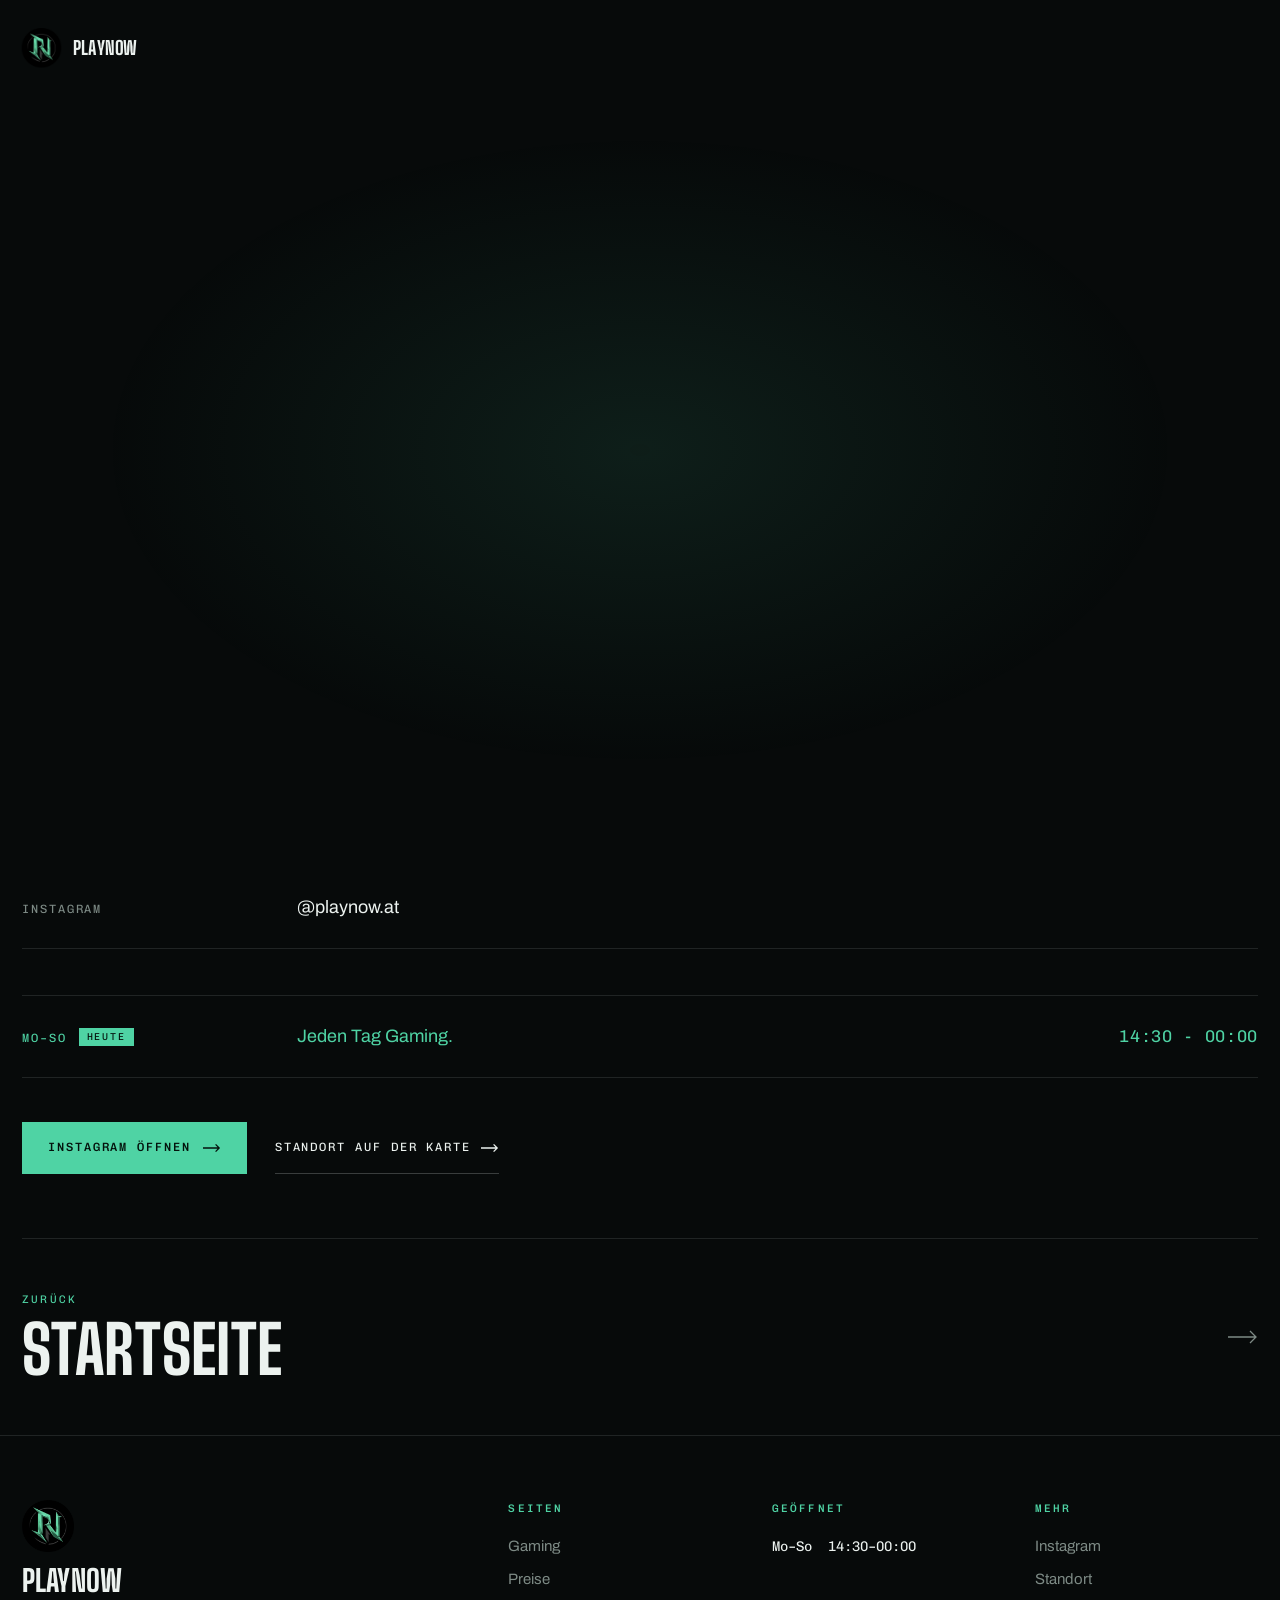
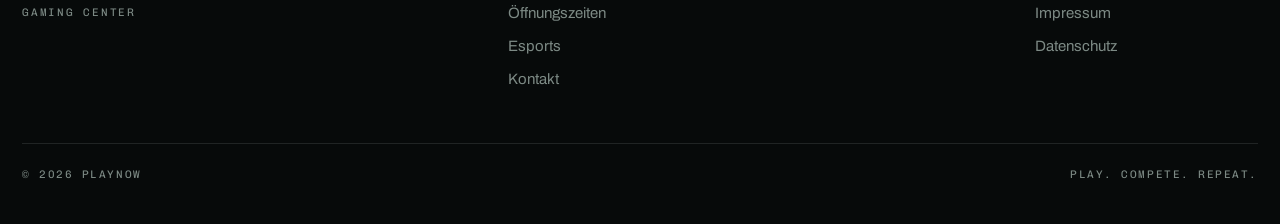
<file: kontakt.html>
<!DOCTYPE html>
<html lang="de">
<head>
<meta charset="utf-8">
<meta name="viewport" content="width=device-width, initial-scale=1, viewport-fit=cover">
<title>Kontakt &amp; Standort — PLAYNOW</title>
<meta name="description" content="So erreichst du das PLAYNOW Gaming Center: Standort, Kontakt und Instagram @playnow.at.">
<meta name="theme-color" content="#070A0A">
<meta property="og:title" content="Kontakt &amp; Standort — PLAYNOW">
<meta property="og:description" content="So erreichst du das PLAYNOW Gaming Center: Standort, Kontakt und Instagram @playnow.at.">
<meta property="og:image" content="logo.png">
<meta property="og:type" content="website">
<link rel="icon" href="logo.webp">
<link rel="preconnect" href="https://fonts.googleapis.com">
<link rel="preconnect" href="https://fonts.gstatic.com" crossorigin>
<link href="https://fonts.googleapis.com/css2?family=Big+Shoulders+Display:wght@400;700;800&family=Chivo+Mono:wght@400;500&family=Archivo:wght@400;500&display=swap" rel="stylesheet">
<link rel="stylesheet" href="style.css">
</head>
<body>
  <div class="intro" id="intro">
    <div class="intro-grp">
      <img src="logo.webp" alt="" width="160" height="160">
      <span class="intro-word">PLAYNOW</span>
    </div>
  </div>

  <header class="nav" id="nav">
    <div class="wrap nav-in">
      <a class="brand intro-hide" id="brand" href="index.html" aria-label="PLAYNOW — Startseite">
        <img src="logo.webp" alt="" width="40" height="40">
        <span>PLAYNOW</span>
      </a>
      <nav class="nav-links">
        <a href="gaming.html">Gaming</a>
        <a href="preise.html">Preise</a>
        <a href="oeffnungszeiten.html">Öffnungszeiten</a>
        <a href="esports.html">Esports</a>
        <a href="kontakt.html" class="on">Kontakt</a>
      </nav>
      <div class="nav-right">
        <a class="cta" href="preise.html">Jetzt spielen <svg width="18" height="10" viewBox="0 0 20 10" fill="none" stroke="currentColor" stroke-width="1.4"><path d="M0 5h18M14 1l4 4-4 4"/></svg></a>
        <button class="burger" id="burger" aria-label="Menü" aria-expanded="false"><i></i></button>
      </div>
    </div>
  </header>

  <div class="sheet" id="sheet">
    <a class="m" href="gaming.html">Gaming<em>01</em></a>
    <a class="m" href="preise.html">Preise<em>02</em></a>
    <a class="m" href="oeffnungszeiten.html">Öffnungszeiten<em>03</em></a>
    <a class="m" href="esports.html">Esports<em>04</em></a>
    <a class="m on" href="kontakt.html">Kontakt<em>05</em></a>
    <div class="sheet-foot">
      <a class="cta" href="preise.html">Jetzt spielen <svg width="18" height="10" viewBox="0 0 20 10" fill="none" stroke="currentColor" stroke-width="1.4"><path d="M0 5h18M14 1l4 4-4 4"/></svg></a>
      <a class="cta-line" href="https://www.instagram.com/playnow.at/" target="_blank" rel="noopener">Instagram</a>
    </div>
  </div>

<main>
  <section class="phead">
    <div class="wrap">
      <div class="crumb rv"><a href="index.html">PLAYNOW</a> — Kontakt</div>
      <h1 class="d d-l rv">Bereit<br>zu spielen?</h1>
      <p class="lead rv">Komm vorbei, schreib uns oder folge uns auf Instagram.</p>
      <div class="phead-line"></div>
    </div>
  </section>
  <section class="sec-tight">
    <div class="wrap">
      <div class="rows rv">
        <!-- PLATZHALTER: Adresse, Telefonnummer und E-Mail eintragen. -->
        <div class="row"><span class="k">Adresse</span><span class="v ph">Dietrichsteinplatz 7, Top 3, 8010 Graz</span><span class="t"></span></div>
        <div class="row"><span class="k">Telefon</span><span class="v ph">+43 677 63812590</span><span class="t"></span></div>
        <div class="row"><span class="k">E-Mail</span><span class="v ph">info@playnow.at</span><span class="t"></span></div>
        <div class="row"><span class="k">Instagram</span><span class="v"><a href="https://www.instagram.com/playnow.at/" target="_blank" rel="noopener">@playnow.at</a></span><span class="t"></span></div>
       <div class="rows rv" style="margin-top:46px">
        <div class="row" data-days="1,2,3,4,5,6,0">
  <span class="k">Mo–So</span>
  <span class="v">Jeden Tag Gaming.</span>
  <span class="t">14:30 - 00:00</span>
      </div>

      <div class="hero-actions rv" style="margin-top:44px">
        <a class="cta" href="https://www.instagram.com/playnow.at/" target="_blank" rel="noopener">Instagram öffnen <svg width="18" height="10" viewBox="0 0 20 10" fill="none" stroke="currentColor" stroke-width="1.4"><path d="M0 5h18M14 1l4 4-4 4"/></svg></a>
        <a class="cta-line" href="https://www.google.com/maps/search/?api=1&query=Dietrichsteinplatz 7, Top 3, 8010 Graz" target="_blank" rel="noopener">Standort auf der Karte <svg width="18" height="10" viewBox="0 0 20 10" fill="none" stroke="currentColor" stroke-width="1.4"><path d="M0 5h18M14 1l4 4-4 4"/></svg></a>
      </div>
    </div>
  </section>
  <section class="wrap next">
    <a href="index.html">
      <span><span class="lbl">Zurück</span><span class="d d-m ttl">Startseite</span></span>
      <svg class="arw" width="30" height="14" viewBox="0 0 30 14" fill="none" stroke="currentColor" stroke-width="1.3"><path d="M0 7h28M22 1l6 6-6 6"/></svg>
    </a>
  </section>
</main>

  <footer>
    <div class="wrap">
      <div class="f-grid">
        <div class="f-brand">
          <img src="logo.webp" alt="" width="52" height="52" loading="lazy">
          <div class="d">PLAYNOW</div>
          <p>Gaming Center</p>
        </div>
        <div>
          <h4>Seiten</h4>
          <ul>
            <li><a href="gaming.html">Gaming</a></li>
            <li><a href="preise.html">Preise</a></li>
            <li><a href="oeffnungszeiten.html">Öffnungszeiten</a></li>
            <li><a href="esports.html">Esports</a></li>
            <li><a href="kontakt.html">Kontakt</a></li>
          </ul>
        </div>
        <div>
          <h4>Geöffnet</h4>
          <ul>
            <li><span class="t">Mo–So &nbsp;14:30–00:00</span></li>
         </ul>
        </div>
        <div>
          <h4>Mehr</h4>
          <ul>
            <li><a href="https://www.instagram.com/playnow.at/" target="_blank" rel="noopener">Instagram</a></li>
            <li><a href="https://www.google.com/maps/search/?api=1&query=Dietrichsteinplatz 7, Top 3, 8010 Graz" target="_blank" rel="noopener">Standort</a></li>
            <li><a href="impressum.html">Impressum</a></li>
            <li><a href="datenschutz.html">Datenschutz</a></li>
          </ul>
        </div>
      </div>
      <div class="f-end">
        <span>© <span id="year">2026</span> PLAYNOW</span>
        <span>Play. Compete. Repeat.</span>
      </div>
    </div>
  </footer>
<script src="app.js"></script>
</body>
</html>
</file>
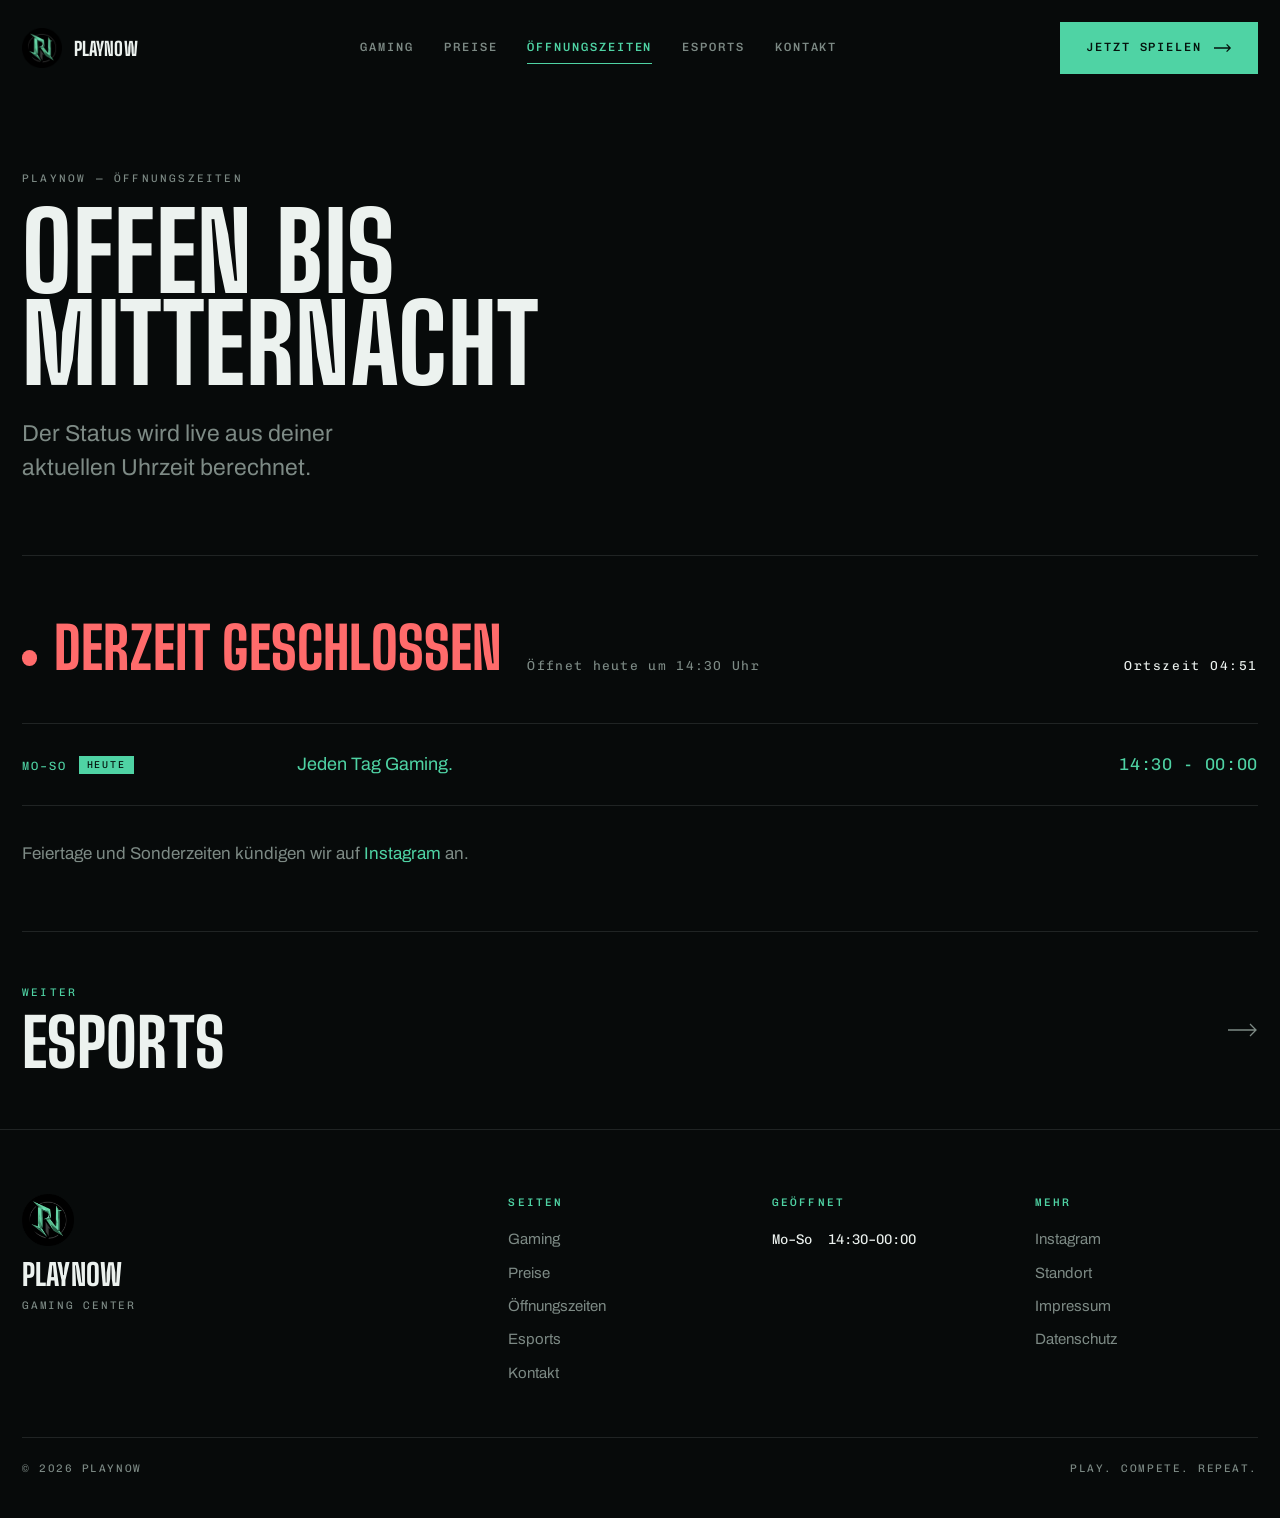
<file: oeffnungszeiten.html>
<!DOCTYPE html>
<html lang="de">
<head>
<meta charset="utf-8">
<meta name="viewport" content="width=device-width, initial-scale=1, viewport-fit=cover">
<title>Öffnungszeiten — PLAYNOW</title>
<meta name="description" content="Mo–So 14:30–00:00. Live-Status direkt auf der Seite.">
<meta name="theme-color" content="#070A0A">
<meta property="og:title" content="Öffnungszeiten — PLAYNOW">
<meta property="og:description" content="Mo–So 14:30–00:00. Live-Status direkt auf der Seite.">
<meta property="og:image" content="logo.png">
<meta property="og:type" content="website">
<link rel="icon" href="logo.webp">
<link rel="preconnect" href="https://fonts.googleapis.com">
<link rel="preconnect" href="https://fonts.gstatic.com" crossorigin>
<link href="https://fonts.googleapis.com/css2?family=Big+Shoulders+Display:wght@400;700;800&family=Chivo+Mono:wght@400;500&family=Archivo:wght@400;500&display=swap" rel="stylesheet">
<link rel="stylesheet" href="style.css">
</head>
<body>
  <div class="intro" id="intro">
    <div class="intro-grp">
      <img src="logo.webp" alt="" width="160" height="160">
      <span class="intro-word">PLAYNOW</span>
    </div>
  </div>

  <header class="nav" id="nav">
    <div class="wrap nav-in">
      <a class="brand intro-hide" id="brand" href="index.html" aria-label="PLAYNOW — Startseite">
        <img src="logo.webp" alt="" width="40" height="40">
        <span>PLAYNOW</span>
      </a>
      <nav class="nav-links">
        <a href="gaming.html">Gaming</a>
        <a href="preise.html">Preise</a>
        <a href="oeffnungszeiten.html" class="on">Öffnungszeiten</a>
        <a href="esports.html">Esports</a>
        <a href="kontakt.html">Kontakt</a>
      </nav>
      <div class="nav-right">
        <a class="cta" href="preise.html">Jetzt spielen <svg width="18" height="10" viewBox="0 0 20 10" fill="none" stroke="currentColor" stroke-width="1.4"><path d="M0 5h18M14 1l4 4-4 4"/></svg></a>
        <button class="burger" id="burger" aria-label="Menü" aria-expanded="false"><i></i></button>
      </div>
    </div>
  </header>

  <div class="sheet" id="sheet">
    <a class="m" href="gaming.html">Gaming<em>01</em></a>
    <a class="m" href="preise.html">Preise<em>02</em></a>
    <a class="m on" href="oeffnungszeiten.html">Öffnungszeiten<em>03</em></a>
    <a class="m" href="esports.html">Esports<em>04</em></a>
    <a class="m" href="kontakt.html">Kontakt<em>05</em></a>
    <div class="sheet-foot">
      <a class="cta" href="preise.html">Jetzt spielen <svg width="18" height="10" viewBox="0 0 20 10" fill="none" stroke="currentColor" stroke-width="1.4"><path d="M0 5h18M14 1l4 4-4 4"/></svg></a>
      <a class="cta-line" href="https://www.instagram.com/playnow.at/" target="_blank" rel="noopener">Instagram</a>
    </div>
  </div>

<main>
  <section class="phead">
    <div class="wrap">
      <div class="crumb rv"><a href="index.html">PLAYNOW</a> — Öffnungszeiten</div>
      <h1 class="d d-l rv">Offen bis<br>Mitternacht</h1>
      <p class="lead rv">Der Status wird live aus deiner aktuellen Uhrzeit berechnet.</p>
      <div class="phead-line"></div>
    </div>
  </section>
  <section class="sec-tight">
    <div class="wrap">
      <div class="status rv">
        <span class="state" id="state">Status wird geladen</span>
        <span class="note" id="note">—</span>
        <span class="clock" id="clock"></span>
      </div>

      <div class="rows rv" style="margin-top:46px">
        <div class="row" data-days="1,2,3,4,5,6,0">
  <span class="k">Mo–So</span>
  <span class="v">Jeden Tag Gaming.</span>
  <span class="t">14:30 - 00:00</span>
</div>
      </div>

      <p class="muted rv" style="margin-top:34px;max-width:46ch">Feiertage und Sonderzeiten kündigen wir auf
        <a href="https://www.instagram.com/playnow.at/" target="_blank" rel="noopener" style="color:var(--jade)">Instagram</a> an.</p>
    </div>
  </section>
  <section class="wrap next">
    <a href="esports.html">
      <span><span class="lbl">Weiter</span><span class="d d-m ttl">Esports</span></span>
      <svg class="arw" width="30" height="14" viewBox="0 0 30 14" fill="none" stroke="currentColor" stroke-width="1.3"><path d="M0 7h28M22 1l6 6-6 6"/></svg>
    </a>
  </section>
</main>

  <footer>
    <div class="wrap">
      <div class="f-grid">
        <div class="f-brand">
          <img src="logo.webp" alt="" width="52" height="52" loading="lazy">
          <div class="d">PLAYNOW</div>
          <p>Gaming Center</p>
        </div>
        <div>
          <h4>Seiten</h4>
          <ul>
            <li><a href="gaming.html">Gaming</a></li>
            <li><a href="preise.html">Preise</a></li>
            <li><a href="oeffnungszeiten.html">Öffnungszeiten</a></li>
            <li><a href="esports.html">Esports</a></li>
            <li><a href="kontakt.html">Kontakt</a></li>
          </ul>
        </div>
        <div>
          <h4>Geöffnet</h4>
          <ul>
            <li><span class="t">Mo–So &nbsp;14:30–00:00</span></li>
          </ul>
        </div>
        <div>
          <h4>Mehr</h4>
          <ul>
            <li><a href="https://www.instagram.com/playnow.at/" target="_blank" rel="noopener">Instagram</a></li>
            <li><a href="https://www.google.com/maps/search/?api=1&query=ADRESSE+HIER+EINTRAGEN" target="_blank" rel="noopener">Standort</a></li>
            <li><a href="impressum.html">Impressum</a></li>
            <li><a href="datenschutz.html">Datenschutz</a></li>
          </ul>
        </div>
      </div>
      <div class="f-end">
        <span>© <span id="year">2026</span> PLAYNOW</span>
        <span>Play. Compete. Repeat.</span>
      </div>
    </div>
  </footer>
<script src="app.js"></script>
</body>
</html>
</file>
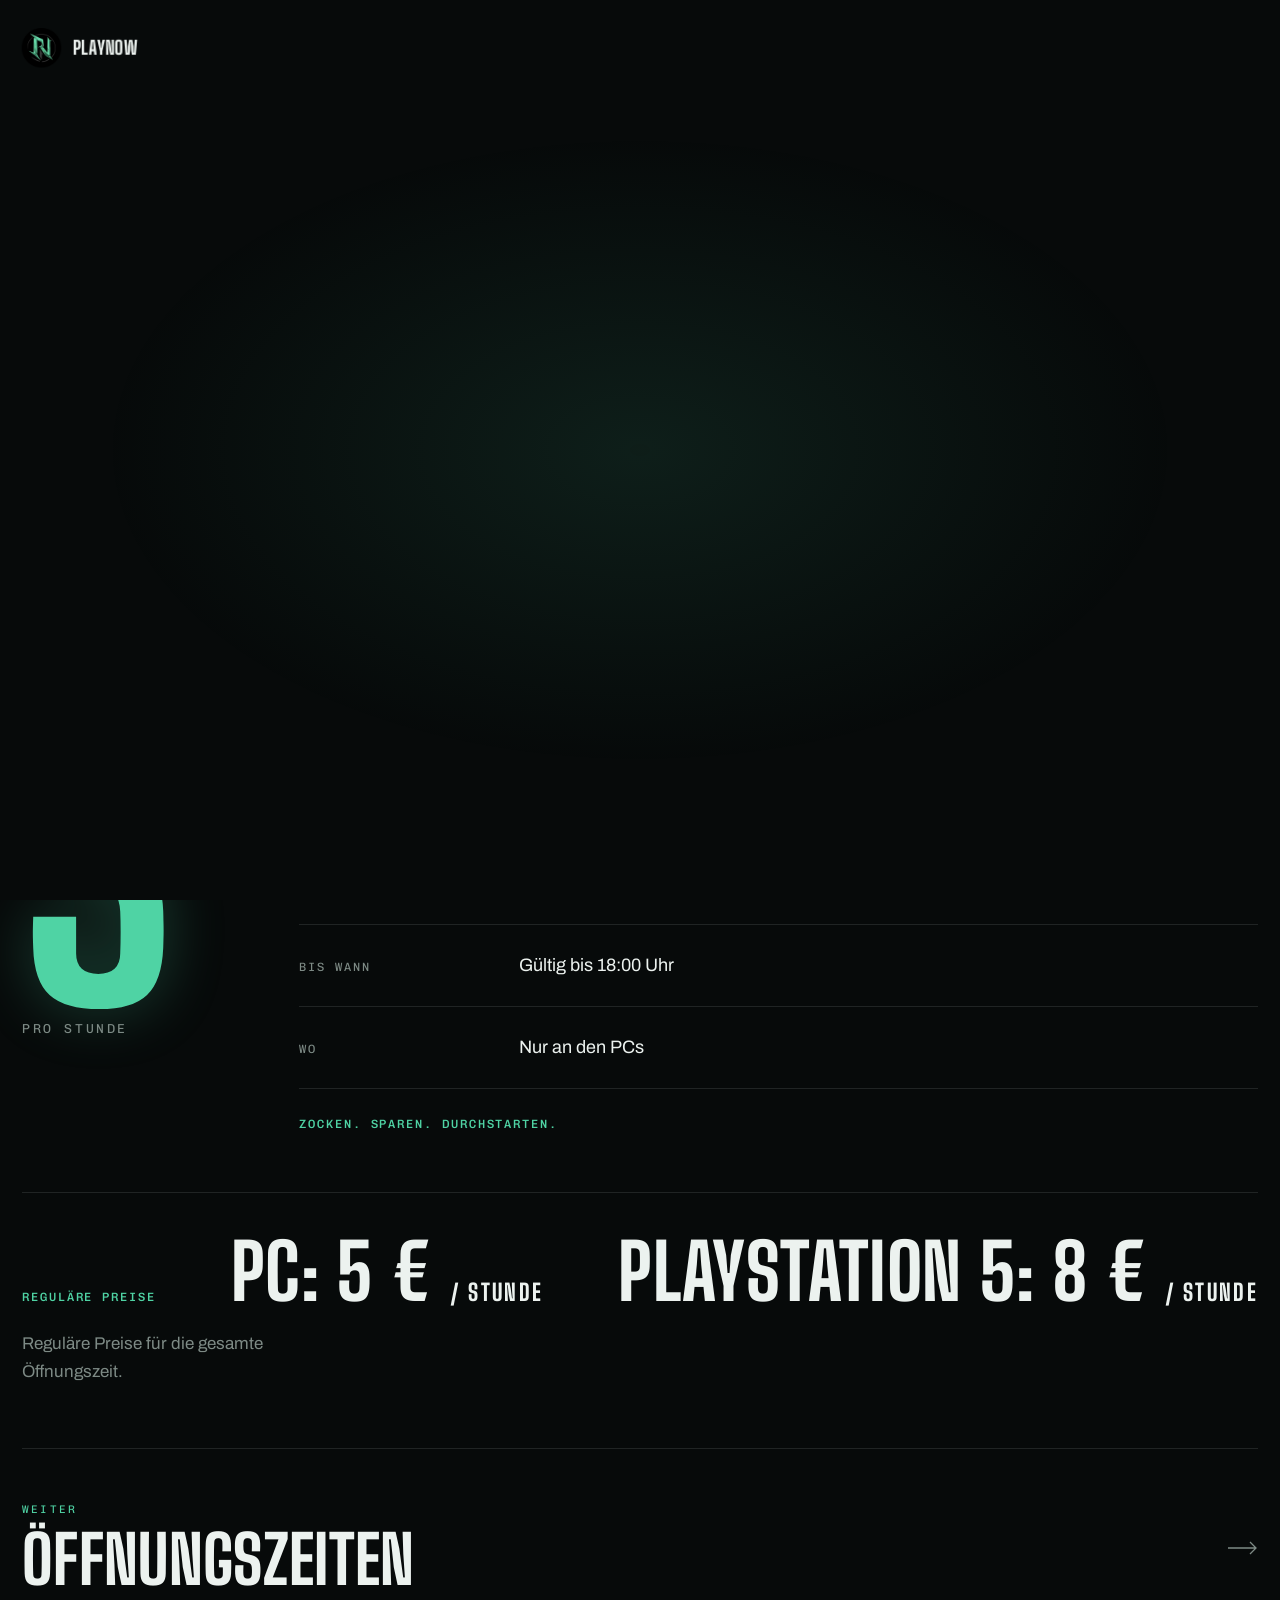
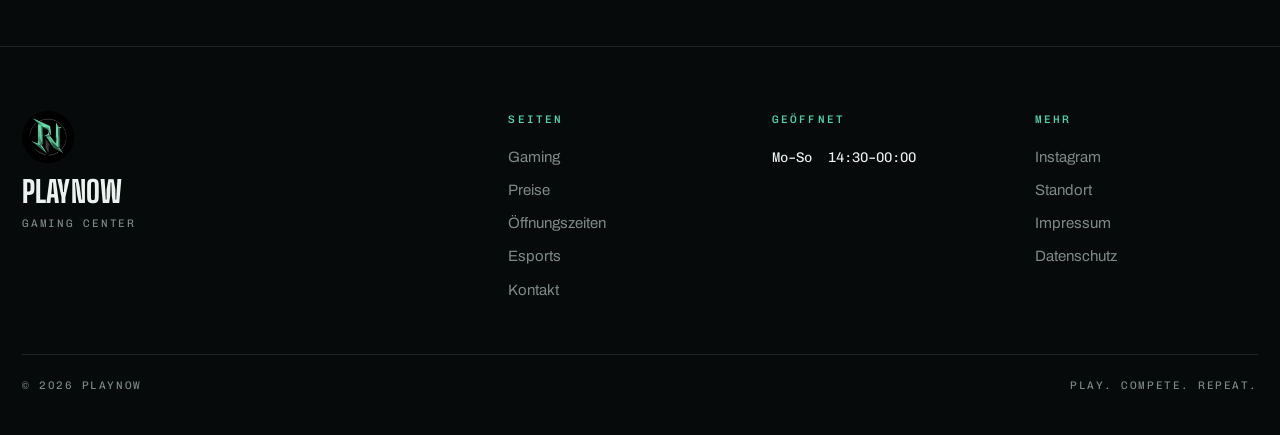
<file: preise.html>
<!DOCTYPE html>
<html lang="de">
<head>
<meta charset="utf-8">
<meta name="viewport" content="width=device-width, initial-scale=1, viewport-fit=cover">
<title>Preise — PLAYNOW</title>
<meta name="description" content="Gaming ab 3 € pro Stunde: Schülerangebot unter 17 Jahren bis 18 Uhr, regulär 5 € pro Stunde.">
<meta name="theme-color" content="#070A0A">
<meta property="og:title" content="Preise — PLAYNOW">
<meta property="og:description" content="Gaming ab 3 € pro Stunde: Schülerangebot unter 17 Jahren bis 18 Uhr, regulär 5 € pro Stunde.">
<meta property="og:image" content="logo.png">
<meta property="og:type" content="website">
<link rel="icon" href="logo.webp">
<link rel="preconnect" href="https://fonts.googleapis.com">
<link rel="preconnect" href="https://fonts.gstatic.com" crossorigin>
<link href="https://fonts.googleapis.com/css2?family=Big+Shoulders+Display:wght@400;700;800&family=Chivo+Mono:wght@400;500&family=Archivo:wght@400;500&display=swap" rel="stylesheet">
<link rel="stylesheet" href="style.css">
</head>
<body>
  <div class="intro" id="intro">
    <div class="intro-grp">
      <img src="logo.webp" alt="" width="160" height="160">
      <span class="intro-word">PLAYNOW</span>
    </div>
  </div>

  <header class="nav" id="nav">
    <div class="wrap nav-in">
      <a class="brand intro-hide" id="brand" href="index.html" aria-label="PLAYNOW — Startseite">
        <img src="logo.webp" alt="" width="40" height="40">
        <span>PLAYNOW</span>
      </a>
      <nav class="nav-links">
        <a href="gaming.html">Gaming</a>
        <a href="preise.html" class="on">Preise</a>
        <a href="oeffnungszeiten.html">Öffnungszeiten</a>
        <a href="esports.html">Esports</a>
        <a href="kontakt.html">Kontakt</a>
      </nav>
      <div class="nav-right">
        <a class="cta" href="preise.html">Jetzt spielen <svg width="18" height="10" viewBox="0 0 20 10" fill="none" stroke="currentColor" stroke-width="1.4"><path d="M0 5h18M14 1l4 4-4 4"/></svg></a>
        <button class="burger" id="burger" aria-label="Menü" aria-expanded="false"><i></i></button>
      </div>
    </div>
  </header>

  <div class="sheet" id="sheet">
    <a class="m" href="gaming.html">Gaming<em>01</em></a>
    <a class="m on" href="preise.html">Preise<em>02</em></a>
    <a class="m" href="oeffnungszeiten.html">Öffnungszeiten<em>03</em></a>
    <a class="m" href="esports.html">Esports<em>04</em></a>
    <a class="m" href="kontakt.html">Kontakt<em>05</em></a>
    <div class="sheet-foot">
      <a class="cta" href="preise.html">Jetzt spielen <svg width="18" height="10" viewBox="0 0 20 10" fill="none" stroke="currentColor" stroke-width="1.4"><path d="M0 5h18M14 1l4 4-4 4"/></svg></a>
      <a class="cta-line" href="https://www.instagram.com/playnow.at/" target="_blank" rel="noopener">Instagram</a>
    </div>
  </div>

<main>
  <section class="phead">
    <div class="wrap">
      <div class="crumb rv"><a href="index.html">PLAYNOW</a> — Preise</div>
      <h1 class="d d-l rv">Deine Zeit.<br>Dein Preis.</h1>
      <p class="lead rv">Ohne Mitgliedschaft, ohne Anmeldung. Du zahlst die Stunden, die du spielst.</p>
      <div class="phead-line"></div>
    </div>
  </section>
  <section class="sec-tight">
    <div class="wrap price-lead">
      <div class="rv">
        <div class="price-num">3<sup>€</sup></div>
        <div class="price-unit">pro Stunde</div>
      </div>
        <div class="rv">
        <span class="mono label">Schülerangebot</span>
        <h2 class="d d-m" style="margin:16px 0 30px">Mehr Spielzeit.<br>Weniger Kosten.</h2>
        <div class="rows">
          <div class="row"><span class="k">Für wen</span><span class="v">Unter 17 Jahren</span><span class="t"></span></div>
          <div class="row"><span class="k">Bis wann</span><span class="v">Gültig bis 18:00 Uhr</span><span class="t"></span></div>
          <div class="row"><span class="k">Wo</span><span class="v">Nur an den PCs</span><span class="t"></span></div>
        </div>
        <p class="mono" style="margin-top:26px;color:var(--jade)">Zocken. Sparen. Durchstarten.</p>
      </div>
    </div>

    <div class="wrap">
      <div class="price-alt rv">
  <span class="mono label">REGULÄRE PREISE</span>

  <div class="d num" style="margin-top:12px">
    PC: 5 € <span style="font-size:.3em;letter-spacing:.1em">/ Stunde</span>
  </div>

<div class="d num" style="margin-top:12px">
    PlayStation 5: 8 € <span style="font-size:.3em;letter-spacing:.1em">/ Stunde</span>
</div>
    <p class="muted" style="max-width:34ch">
    Reguläre Preise für die gesamte Öffnungszeit.
  </p>
</div>
    </div>
  </section>
  <section class="wrap next">
    <a href="oeffnungszeiten.html">
      <span><span class="lbl">Weiter</span><span class="d d-m ttl">Öffnungszeiten</span></span>
      <svg class="arw" width="30" height="14" viewBox="0 0 30 14" fill="none" stroke="currentColor" stroke-width="1.3"><path d="M0 7h28M22 1l6 6-6 6"/></svg>
    </a>
  </section>
</main>

  <footer>
    <div class="wrap">
      <div class="f-grid">
        <div class="f-brand">
          <img src="logo.webp" alt="" width="52" height="52" loading="lazy">
          <div class="d">PLAYNOW</div>
          <p>Gaming Center</p>
        </div>
        <div>
          <h4>Seiten</h4>
          <ul>
            <li><a href="gaming.html">Gaming</a></li>
            <li><a href="preise.html">Preise</a></li>
            <li><a href="oeffnungszeiten.html">Öffnungszeiten</a></li>
            <li><a href="esports.html">Esports</a></li>
            <li><a href="kontakt.html">Kontakt</a></li>
          </ul>
        </div>
        <div>
          <h4>Geöffnet</h4>
          <ul>
            <li><span class="t">Mo–So &nbsp;14:30–00:00</span></li>
         </ul>
        </div>
        <div>
          <h4>Mehr</h4>
          <ul>
            <li><a href="https://www.instagram.com/playnow.at/" target="_blank" rel="noopener">Instagram</a></li>
            <li><a href="https://www.google.com/maps/search/?api=1&query=ADRESSE+HIER+EINTRAGEN" target="_blank" rel="noopener">Standort</a></li>
            <li><a href="impressum.html">Impressum</a></li>
            <li><a href="datenschutz.html">Datenschutz</a></li>
          </ul>
        </div>
      </div>
      <div class="f-end">
        <span>© <span id="year">2026</span> PLAYNOW</span>
        <span>Play. Compete. Repeat.</span>
      </div>
    </div>
  </footer>
<script src="app.js"></script>
</body>
</html>
</file>
<file: style.css>
/* ==========================================================================
   PLAYNOW — Gaming Center
   Gestaltungsprinzip: Anzeigetafel. Große kondensierte Typo, Zeiten und
   Preise in Mono, Haarlinien als einziges Strukturelement. Keine Kacheln.
   ========================================================================== */

:root{
  --ink:#070A0A;
  --ink-2:#0B0F0F;
  --jade:#4FD3A4;        /* Hauptton des Logos */
  --mint:#9DEFCF;        /* Lichtkante der Logo-Facetten */
  --deep:#0E4A38;
  --paper:#ECF2EF;
  --grey:#7D8A85;
  --hair:rgba(236,242,239,.11);
  --hair-strong:rgba(236,242,239,.22);
  --sp:clamp(76px,9vw,132px);
  --ease:cubic-bezier(.19,1,.22,1);
}

*,*::before,*::after{box-sizing:border-box}
html{-webkit-text-size-adjust:100%}
body{
  margin:0;background:var(--ink);color:var(--paper);
  font-family:"Archivo",system-ui,sans-serif;font-size:17px;line-height:1.62;
  overflow-x:hidden;font-feature-settings:"ss01";
}
img{max-width:100%;display:block}
a{color:inherit;text-decoration:none}
button{font:inherit;color:inherit;background:none;border:0;cursor:pointer}
::selection{background:var(--jade);color:#04120C}
:focus-visible{outline:2px solid var(--jade);outline-offset:3px}

/* ---------------------------------------------------------------- Typo */
.d{
  font-family:"Big Shoulders Display","Archivo",system-ui,sans-serif;
  font-weight:800;text-transform:uppercase;line-height:.86;letter-spacing:.005em;
  margin:0;
}
.d-xl{font-size:clamp(64px,15vw,220px)}
.d-l {font-size:clamp(46px,8.4vw,116px)}
.d-m {font-size:clamp(34px,5.2vw,68px)}
.d-s {font-size:clamp(24px,3.2vw,38px)}

.mono{
  font-family:"Chivo Mono",ui-monospace,monospace;font-weight:500;
  font-size:12px;letter-spacing:.16em;text-transform:uppercase;
}
.label{color:var(--jade)}
.lead{font-size:clamp(18px,2.1vw,23px);line-height:1.5;color:var(--paper);max-width:30ch}
.muted{color:var(--grey)}
p{margin:0 0 1em}
p:last-child{margin-bottom:0}

/* ---------------------------------------------------------------- Layout */
.wrap{width:min(100% - 44px,1280px);margin-inline:auto}
.sec{padding:var(--sp) 0}
.sec-tight{padding:calc(var(--sp)*.55) 0}
.hair-top{border-top:1px solid var(--hair)}

.head{display:grid;grid-template-columns:minmax(0,7fr) minmax(0,5fr);gap:40px;align-items:end}
.head .mono{display:block;margin-bottom:22px}
.head p{color:var(--grey);max-width:44ch;font-size:17.5px}
@media (max-width:900px){.head{grid-template-columns:1fr;gap:24px;align-items:start}}

/* ---------------------------------------------------------------- Intro */
.intro{
  position:fixed;inset:0;z-index:200;background:var(--ink);
  display:grid;place-items:center;
}
.intro::after{
  content:"";position:absolute;inset:0;pointer-events:none;
  background:radial-gradient(ellipse 60% 50% at 50% 50%,rgba(79,211,164,.10),transparent 70%);
}
.intro-grp{
  /* --k skaliert die Gruppe. Die Proportionen entsprechen exakt der Marke in
     der Navigation (Logo 40px, Abstand 12px, Schrift 19px) — dadurch landet
     die Animation punktgenau auf ihrer Position. */
  --k:5;
  display:flex;align-items:center;gap:calc(12px * var(--k));
  transform-origin:top left;will-change:transform;
}
.intro-grp img{width:calc(40px * var(--k));height:calc(40px * var(--k));opacity:0;transform:scale(.86)}
.intro-word{
  font-family:"Big Shoulders Display","Archivo",sans-serif;font-weight:800;text-transform:uppercase;
  font-size:calc(19px * var(--k));line-height:1;letter-spacing:.005em;white-space:nowrap;
  display:flex;
}
@media (max-width:1100px){.intro-grp{--k:3.6}}
@media (max-width:700px){.intro-grp{--k:2.4}}
.intro-word span{opacity:0;transform:translateY(.22em)}
.intro.run img{animation:introLogo .8s var(--ease) forwards}
.intro.run .intro-word span{animation:introChar .55s var(--ease) forwards}
@keyframes introLogo{to{opacity:1;transform:none}}
@keyframes introChar{to{opacity:1;transform:none}}
.intro.fly .intro-grp{transition:transform 1s var(--ease)}
.intro.done{opacity:0;transition:opacity .45s ease .35s;pointer-events:none}
.intro-hide{visibility:hidden}
body.locked{overflow:hidden}

/* ---------------------------------------------------------------- Navigation */
.nav{position:fixed;inset:0 0 auto;z-index:96;transition:background .45s var(--ease),border-color .45s}
.nav::after{content:"";position:absolute;inset:0;border-bottom:1px solid transparent;transition:border-color .45s;pointer-events:none}
.nav.stuck{background:rgba(7,10,10,.78);backdrop-filter:blur(14px);-webkit-backdrop-filter:blur(14px)}
.nav.stuck::after{border-bottom-color:var(--hair)}
.nav-in{display:flex;align-items:center;justify-content:space-between;gap:24px;height:96px;transition:height .45s var(--ease)}
.nav.stuck .nav-in{height:74px}

.brand{display:flex;align-items:center;gap:12px}
.brand img{width:40px;height:40px}
.brand span{
  font-family:"Big Shoulders Display","Archivo",sans-serif;font-weight:800;text-transform:uppercase;
  font-size:19px;line-height:1;letter-spacing:.005em;
}
.nav-links{display:flex;gap:30px;align-items:center}
.nav-links a{
  font-family:"Chivo Mono",ui-monospace,monospace;font-weight:500;font-size:12px;
  letter-spacing:.16em;text-transform:uppercase;color:var(--grey);
  padding:8px 0;position:relative;transition:color .3s
}
.nav-links a::after{content:"";position:absolute;left:0;bottom:2px;height:1px;width:0;background:var(--jade);transition:width .4s var(--ease)}
.nav-links a:hover{color:var(--paper)}
.nav-links a:hover::after,.nav-links a.on::after{width:100%}
.nav-links a.on{color:var(--jade)}

.burger{display:none;width:46px;height:46px;place-items:center;margin-right:-10px}
.burger i{width:22px;height:1.5px;background:var(--paper);display:block;position:relative;transition:.35s var(--ease)}
.burger i::before,.burger i::after{content:"";position:absolute;left:0;width:22px;height:1.5px;background:var(--paper);transition:.35s var(--ease)}
.burger i::before{top:-7px}.burger i::after{top:7px}
.burger.x i{background:transparent}
.burger.x i::before{top:0;transform:rotate(45deg);background:var(--jade)}
.burger.x i::after{top:0;transform:rotate(-45deg);background:var(--jade)}

.sheet{
  position:fixed;inset:0;z-index:95;background:var(--ink);
  display:flex;flex-direction:column;justify-content:center;padding:0 22px;
  opacity:0;visibility:hidden;transition:opacity .4s var(--ease),visibility .4s
}
.sheet.open{opacity:1;visibility:visible}
.sheet a.m{
  display:flex;align-items:baseline;justify-content:space-between;gap:16px;
  padding:18px 0;border-bottom:1px solid var(--hair);
  font-family:"Big Shoulders Display","Archivo",sans-serif;font-weight:800;text-transform:uppercase;
  font-size:clamp(32px,10vw,52px);line-height:1;
  opacity:0;transform:translateY(16px);transition:opacity .5s var(--ease),transform .5s var(--ease),color .25s
}
.sheet.open a.m{opacity:1;transform:none}
.sheet a.m em{font-family:"Chivo Mono",monospace;font-size:11px;font-style:normal;letter-spacing:.16em;color:var(--grey)}
.sheet a.m.on{color:var(--jade)}
.sheet .sheet-foot{margin-top:34px;display:flex;gap:12px;flex-wrap:wrap}

/* ---------------------------------------------------------------- Buttons */
.cta{
  display:inline-flex;align-items:center;gap:12px;
  font-family:"Chivo Mono",ui-monospace,monospace;font-weight:500;font-size:12px;
  letter-spacing:.16em;text-transform:uppercase;
  padding:16px 26px;background:var(--jade);color:#04120C;
  transition:background .3s,color .3s,gap .3s var(--ease)
}
.cta:hover{background:var(--mint);gap:18px}
.cta-line{
  display:inline-flex;align-items:center;gap:10px;padding:16px 0;
  font-family:"Chivo Mono",ui-monospace,monospace;font-size:12px;letter-spacing:.16em;
  text-transform:uppercase;color:var(--paper);border-bottom:1px solid var(--hair-strong);
  transition:color .3s,border-color .3s,gap .3s var(--ease)
}
.cta-line:hover{color:var(--jade);border-color:var(--jade);gap:14px}
.cta svg,.cta-line svg{flex:0 0 auto}

/* ---------------------------------------------------------------- Hero */
.hero{position:relative;padding:170px 0 0}
.hero-top{display:grid;grid-template-columns:minmax(0,1fr) auto;gap:40px;align-items:center}
.hero-word{font-size:clamp(64px,15vw,240px);line-height:.82;white-space:nowrap}
.hero-sub{margin-top:26px;display:flex;flex-wrap:wrap;align-items:baseline;gap:10px 22px}
.hero-sub .claim{font-family:"Big Shoulders Display","Archivo",sans-serif;font-weight:700;text-transform:uppercase;font-size:clamp(20px,2.6vw,32px);line-height:1}
.hero-sub .claim b{color:var(--jade);font-weight:800}
.hero-logo{width:min(30vw,210px);filter:drop-shadow(0 0 40px rgba(79,211,164,.22))}
.hero-actions{display:flex;flex-wrap:wrap;gap:14px 28px;align-items:center;margin-top:40px}
.hero-foot{
  margin-top:clamp(48px,7vw,88px);border-top:1px solid var(--hair);
  display:grid;grid-template-columns:repeat(3,1fr);
}
.hero-foot div{padding:24px 0 30px;padding-right:24px}
.hero-foot div + div{border-left:1px solid var(--hair);padding-left:28px}
.hero-foot dt{font-family:"Chivo Mono",monospace;font-size:11px;letter-spacing:.18em;text-transform:uppercase;color:var(--grey);margin-bottom:8px}
.hero-foot dd{margin:0;font-family:"Chivo Mono",monospace;font-size:15px;letter-spacing:.04em;color:var(--paper)}
.hero-foot dd b{color:var(--jade);font-weight:500}
@media (max-width:900px){
  .hero{padding-top:130px}
  .hero-top{grid-template-columns:1fr;gap:24px}
  .hero-logo{width:120px;height:auto;order:-1}
  .hero-foot{grid-template-columns:1fr}
  .hero-foot div + div{border-left:0;border-top:1px solid var(--hair);padding-left:0}
}

/* ---------------------------------------------------------------- Seitenkopf */
.phead{padding:170px 0 0;position:relative}
.phead .crumb{font-family:"Chivo Mono",monospace;font-size:11px;letter-spacing:.2em;text-transform:uppercase;color:var(--grey)}
.phead .crumb a:hover{color:var(--jade)}
.phead h1{margin:18px 0 0}
.phead .lead{margin-top:26px;color:var(--grey)}
.phead-line{margin-top:calc(var(--sp)*.6);border-top:1px solid var(--hair)}

/* ---------------------------------------------------------------- Zeilen */
.rows{border-top:1px solid var(--hair)}
.row{
  display:grid;grid-template-columns:minmax(150px,20%) minmax(0,1fr) auto;gap:28px;align-items:baseline;
  padding:26px 0;border-bottom:1px solid var(--hair);
}
.row dt,.row .k{font-family:"Chivo Mono",monospace;font-size:12px;letter-spacing:.16em;text-transform:uppercase;color:var(--grey)}
.row dd,.row .v{margin:0;font-size:18px;color:var(--paper)}
.row .v small{display:block;color:var(--grey);font-size:15px;margin-top:4px}
.row .t{font-family:"Chivo Mono",monospace;font-size:17px;letter-spacing:.04em;color:var(--paper);white-space:nowrap}
.row.now .k,.row.now .t,.row.now .v{color:var(--jade)}
.row .tag{font-family:"Chivo Mono",monospace;font-size:10px;letter-spacing:.18em;text-transform:uppercase;color:#04120C;background:var(--jade);padding:3px 8px;margin-left:12px;vertical-align:2px}
.ph{color:#FFC24D;font-family:"Chivo Mono",monospace;font-size:15px;letter-spacing:.04em}
@media (max-width:760px){
  .row{grid-template-columns:1fr;gap:8px;padding:22px 0}
  .row .t{font-size:20px}
}

/* Große Navigationszeilen (Startseite) */
.index-row{
  display:grid;grid-template-columns:minmax(0,6fr) minmax(0,5fr) auto;gap:28px;align-items:center;
  padding:34px 0;border-bottom:1px solid var(--hair);position:relative;transition:padding .5s var(--ease)
}
.index-row .t2{font-size:clamp(30px,4.6vw,60px)}
.index-row p{color:var(--grey);margin:0;font-size:16.5px;max-width:38ch}
.index-row .arw{color:var(--grey);transition:transform .5s var(--ease),color .3s}
.index-row:hover .arw{transform:translateX(10px);color:var(--jade)}
.index-row:hover .t2{color:var(--jade)}
.index-row .t2{transition:color .35s}
.index-row::before{
  content:"";position:absolute;left:-24px;right:-24px;top:0;bottom:0;z-index:-1;
  background:linear-gradient(90deg,rgba(79,211,164,.07),transparent 70%);
  opacity:0;transition:opacity .45s var(--ease)
}
.index-row:hover::before{opacity:1}
@media (max-width:760px){
  .index-row{grid-template-columns:1fr auto;gap:10px 18px;padding:26px 0}
  .index-row p{grid-column:1/-1}
}

/* ---------------------------------------------------------------- Statement */
.statement{display:grid;grid-template-columns:minmax(0,7fr) minmax(0,5fr);gap:56px;align-items:start}
.statement p{color:var(--grey);font-size:17.5px}
.statement .mono{display:block;margin-bottom:20px}
@media (max-width:900px){.statement{grid-template-columns:1fr;gap:28px}}

/* ---------------------------------------------------------------- Preis */
.price-lead{display:grid;grid-template-columns:auto minmax(0,1fr);gap:clamp(28px,6vw,80px);align-items:center}
.price-num{
  font-family:"Big Shoulders Display","Archivo",sans-serif;font-weight:800;line-height:.78;
  font-size:clamp(150px,26vw,340px);color:var(--jade);
  text-shadow:0 0 60px rgba(79,211,164,.28);
}
.price-num sup{font-size:.22em;vertical-align:top;line-height:1;margin-left:.06em;text-shadow:none}
.price-unit{font-family:"Chivo Mono",monospace;font-size:13px;letter-spacing:.2em;text-transform:uppercase;color:var(--grey);margin-top:10px}
.price-alt{
  display:flex;align-items:baseline;justify-content:space-between;gap:20px;flex-wrap:wrap;
  border-top:1px solid var(--hair);padding-top:28px;margin-top:calc(var(--sp)*.5)
}
.price-alt .num{font-family:"Big Shoulders Display","Archivo",sans-serif;font-weight:800;font-size:clamp(44px,6vw,78px);line-height:1}
@media (max-width:760px){.price-lead{grid-template-columns:1fr;gap:12px}}

/* ---------------------------------------------------------------- Rig-Grafik */
.rig{position:relative;display:grid;grid-template-columns:1fr 22%;gap:6%;align-items:end;padding-bottom:26px}
.rig-mon{display:flex;flex-direction:column;align-items:center;width:100%}
.rig-screen{
  width:100%;aspect-ratio:16/9;background:linear-gradient(168deg,#0C1312,#050807);
  border:1px solid var(--hair);display:flex;align-items:flex-end;gap:5px;padding:18px;
}
.rig-screen b{display:block;flex:1;background:linear-gradient(180deg,var(--mint),var(--jade));opacity:.55;animation:eq 1.5s ease-in-out infinite alternate}
@keyframes eq{from{height:8%}to{height:82%}}
.rig-stand{width:10%;height:24px;background:#141A19}
.rig-foot{width:34%;height:6px;background:#141A19}
.rig-case{position:relative;width:100%;aspect-ratio:.44;background:linear-gradient(160deg,#111716,#070A0A);border:1px solid var(--hair)}
.rig-case .lightbar{position:absolute;left:16%;top:8%;bottom:8%;width:8%;background:linear-gradient(180deg,var(--mint),var(--jade));opacity:.7;filter:blur(1px)}
.rig-fans{position:absolute;right:12%;top:10%;bottom:10%;width:44%;display:flex;flex-direction:column;justify-content:space-around;align-items:center}
.rig-fans i{width:74%;aspect-ratio:1;border-radius:50%;border:1px solid rgba(79,211,164,.3);position:relative}
.rig-fans i::after{content:"";position:absolute;inset:16%;border-radius:50%;border-top:1.5px solid var(--jade);animation:spin 3.2s linear infinite}
@keyframes spin{to{transform:rotate(360deg)}}
.rig-base{position:absolute;left:4%;right:4%;bottom:0;height:1px;background:var(--hair)}

/* ---------------------------------------------------------------- Streifen */
.strip{display:flex;flex-wrap:wrap;align-items:baseline;gap:14px 26px;padding:26px 0;border-top:1px solid var(--hair);border-bottom:1px solid var(--hair)}
.strip span{font-family:"Chivo Mono",monospace;font-size:13px;letter-spacing:.18em;text-transform:uppercase;color:var(--paper)}
.strip span + span::before{content:"/";color:var(--jade);margin-right:26px}

/* ---------------------------------------------------------------- Status */
.status{display:flex;flex-wrap:wrap;align-items:baseline;gap:14px 26px}
.state .dot{width:.26em;height:.26em;margin-right:.3em}
.status .state{font-family:"Big Shoulders Display","Archivo",sans-serif;font-weight:800;text-transform:uppercase;font-size:clamp(28px,4.6vw,58px);line-height:1}
.status .state.open{color:var(--jade)}
.status .state.shut{color:#FF6B6B}
.status .note{font-family:"Chivo Mono",monospace;font-size:13px;letter-spacing:.1em;color:var(--grey)}
.status .clock{font-family:"Chivo Mono",monospace;font-size:13px;letter-spacing:.12em;color:var(--paper);margin-left:auto}
.dot{width:9px;height:9px;border-radius:50%;background:var(--jade);display:inline-block;margin-right:10px;vertical-align:.08em}
.dot.shut{background:#FF6B6B}

/* ---------------------------------------------------------------- Nächste Seite */
.next a{display:flex;align-items:center;justify-content:space-between;gap:26px;padding:52px 0;border-top:1px solid var(--hair)}
.next .lbl{font-family:"Chivo Mono",monospace;font-size:11px;letter-spacing:.2em;text-transform:uppercase;color:var(--jade);display:block;margin-bottom:12px}
.next .ttl{transition:color .35s}
.next a:hover .ttl{color:var(--jade)}
.next .arw{color:var(--grey);transition:transform .5s var(--ease),color .3s}
.next a:hover .arw{transform:translateX(10px);color:var(--jade)}

/* ---------------------------------------------------------------- Footer */
footer{border-top:1px solid var(--hair);padding:64px 0 40px}
.f-grid{display:grid;grid-template-columns:minmax(0,4fr) repeat(3,minmax(0,2fr));gap:40px}
.f-brand img{width:52px;margin-bottom:16px}
.f-brand .d{font-size:30px}
.f-brand p{margin-top:10px;font-family:"Chivo Mono",monospace;font-size:11px;letter-spacing:.16em;text-transform:uppercase;color:var(--grey)}
footer h4{font-family:"Chivo Mono",monospace;font-weight:500;font-size:11px;letter-spacing:.2em;text-transform:uppercase;color:var(--jade);margin:0 0 16px}
footer ul{list-style:none;margin:0;padding:0;display:grid;gap:9px}
footer li{color:var(--grey);font-size:15px}
footer li .t{font-family:"Chivo Mono",monospace;font-size:14px;color:var(--paper)}
footer a:hover{color:var(--jade)}
.f-end{margin-top:52px;padding-top:22px;border-top:1px solid var(--hair);display:flex;justify-content:space-between;gap:16px;flex-wrap:wrap}
.f-end span{font-family:"Chivo Mono",monospace;font-size:11px;letter-spacing:.14em;text-transform:uppercase;color:var(--grey)}
@media (max-width:900px){.f-grid{grid-template-columns:1fr 1fr;gap:32px}}
@media (max-width:560px){.f-grid{grid-template-columns:1fr}}

/* ---------------------------------------------------------------- Rechtstexte */
.legal h2{font-family:"Chivo Mono",monospace;font-weight:500;font-size:12px;letter-spacing:.18em;text-transform:uppercase;color:var(--jade);margin:44px 0 12px}
.legal h2:first-child{margin-top:0}
.legal p{color:#BAC7C2;max-width:70ch}

/* ---------------------------------------------------------------- Reveal */
.rv{opacity:0;transform:translateY(14px);transition:opacity .8s var(--ease),transform .8s var(--ease)}
.rv.in{opacity:1;transform:none}

@media (max-width:900px){
  .nav-links{display:none}
  .burger{display:grid}
  .nav-right .cta{display:none}
}
@media (prefers-reduced-motion:reduce){
  *,*::before,*::after{animation-duration:.001ms!important;animation-iteration-count:1!important;transition-duration:.01ms!important}
  .rv{opacity:1;transform:none}
}
</file>
